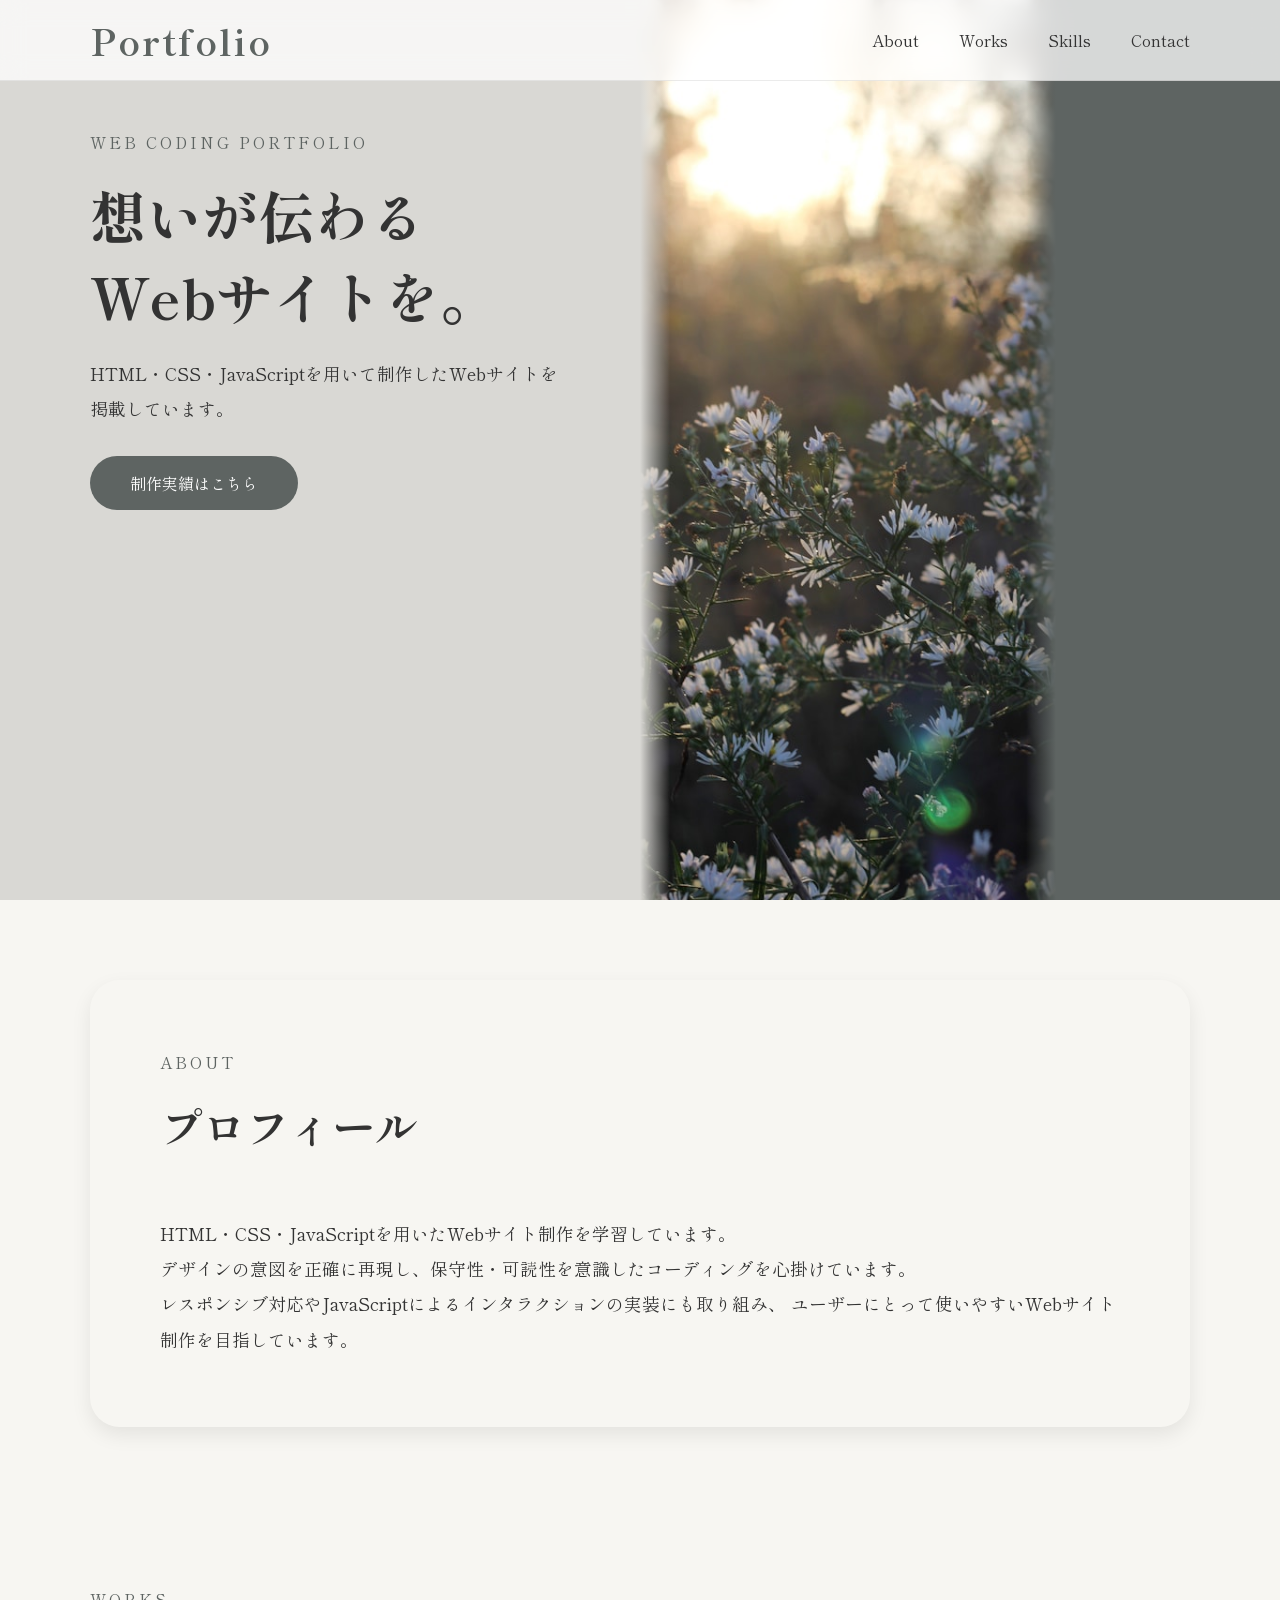
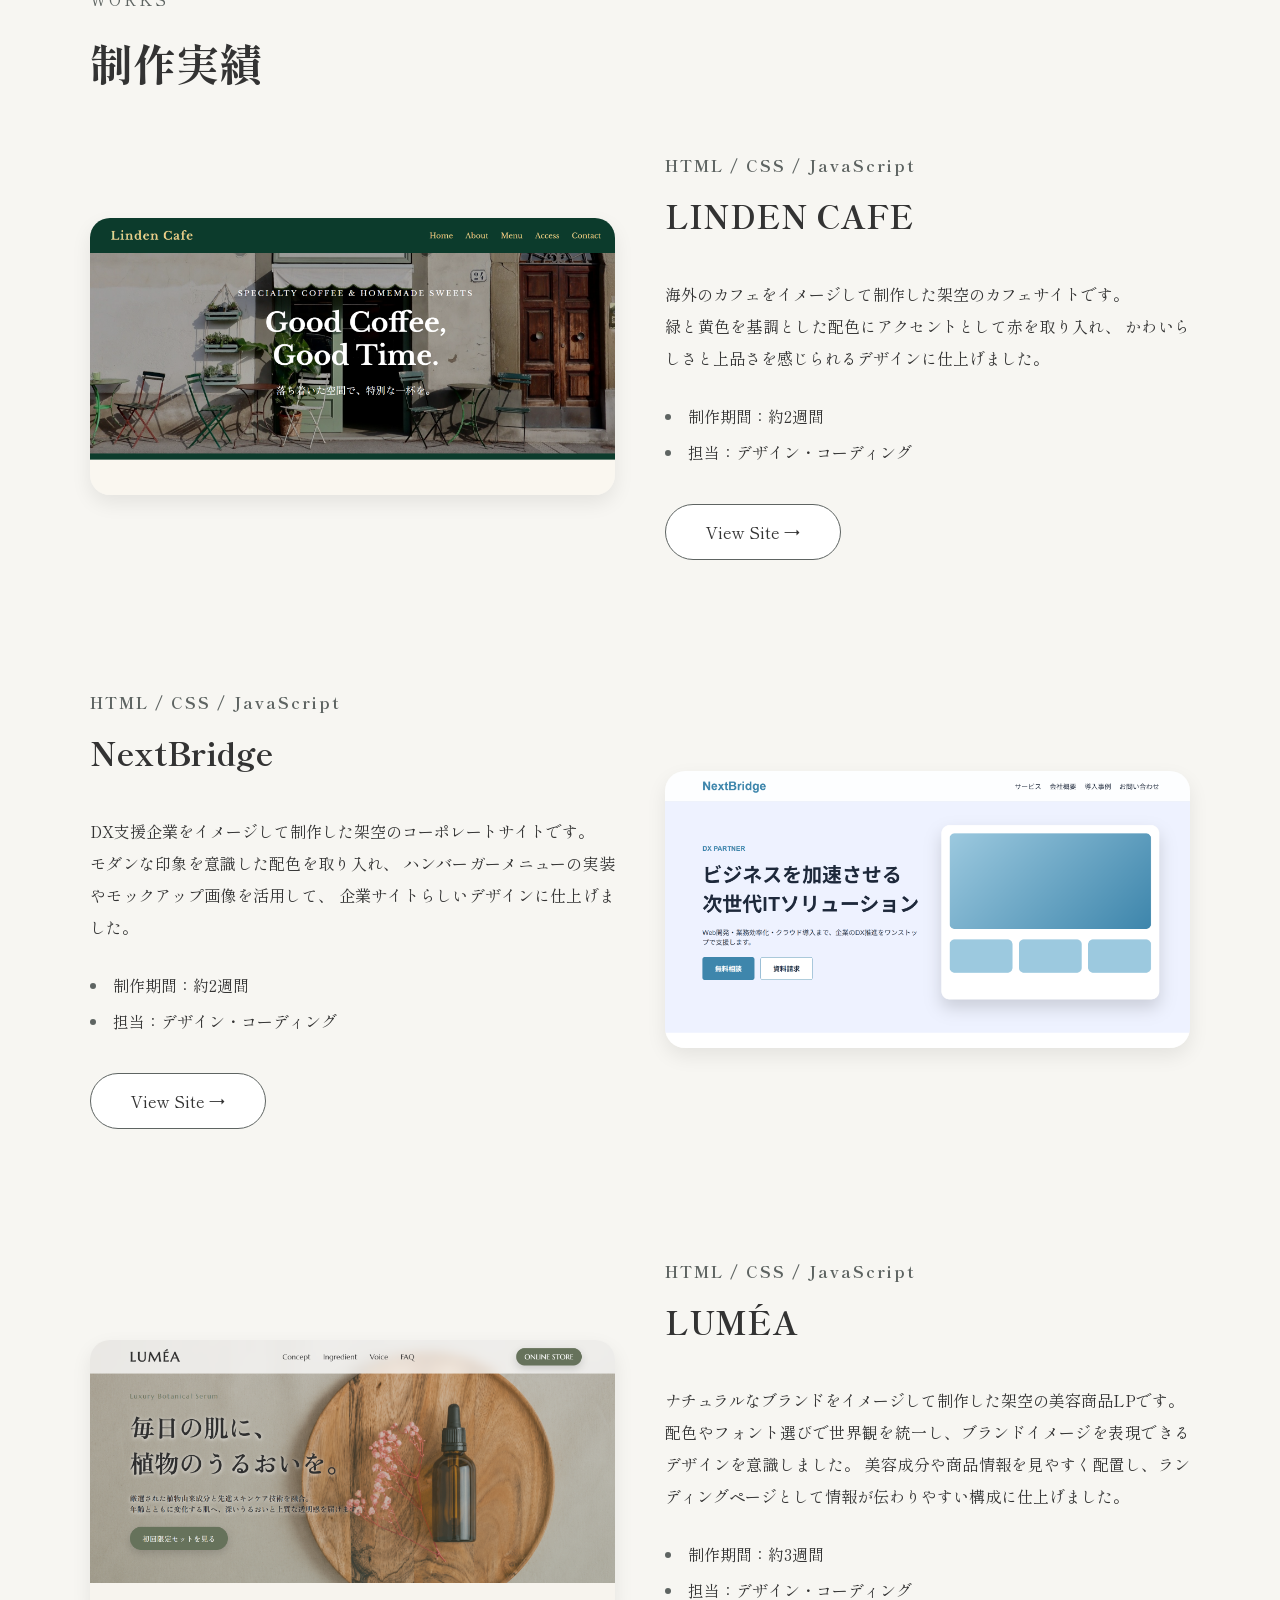
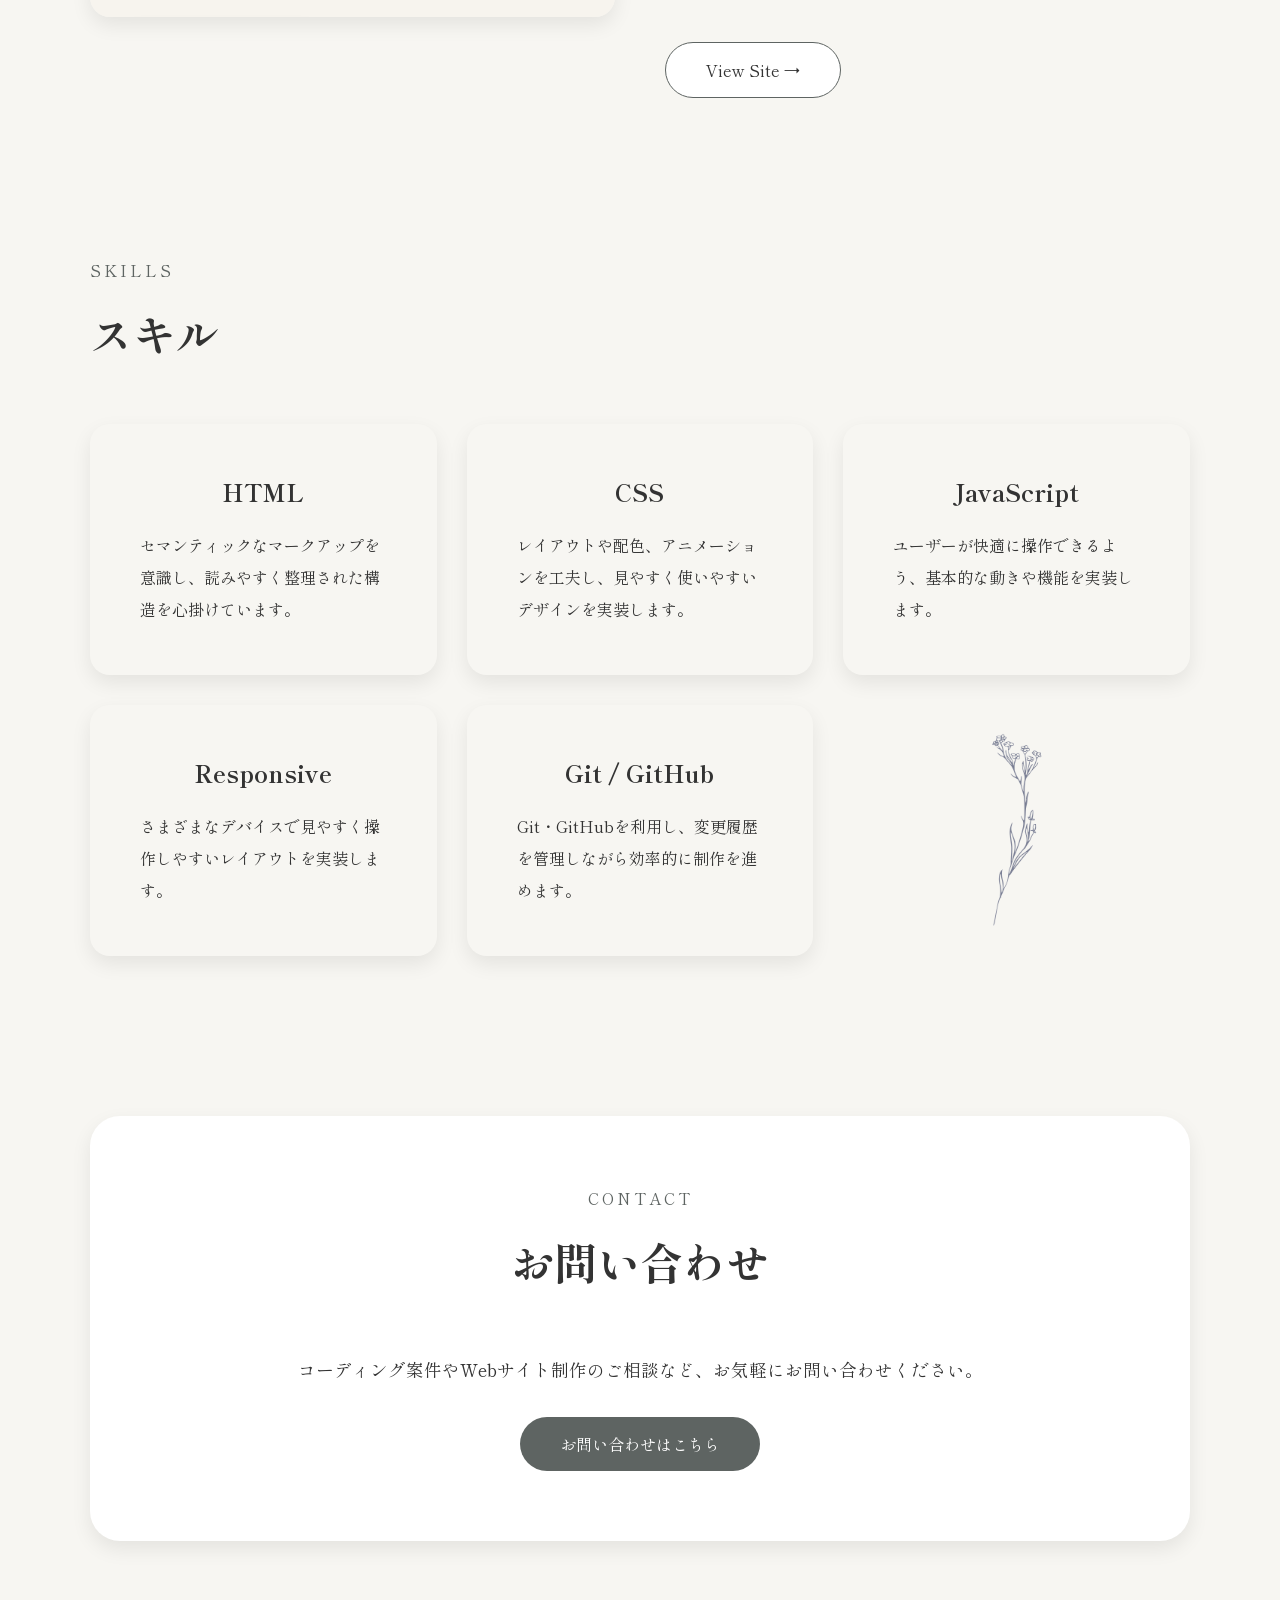
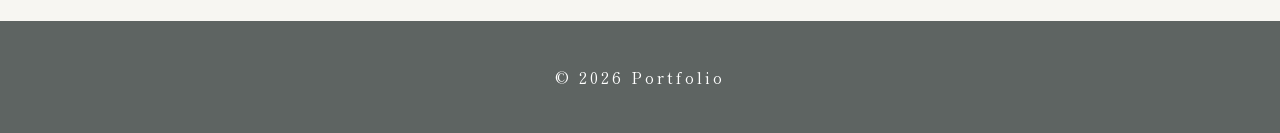
<file: index.html>
<!DOCTYPE html>
<html lang="ja">
<head>
    <meta charset="UTF-8">
    <meta name="viewport" content="width=device-width, initial-scale=1.0">
    <title>Portfolio | Webサイト制作実績</title>
    <link rel="icon" href="favicon.png">
    <link rel="stylesheet" href="style.css">
    <link rel="preconnect" href="https://fonts.googleapis.com">
    <link rel="preconnect" href="https://fonts.gstatic.com" crossorigin>
    <link href="https://fonts.googleapis.com/css2?family=Shippori+Mincho:wght@400;500;700&display=swap" rel="stylesheet">
</head>
<body>
    <header class="header">
        <div class="container header-inner">
            <h1 class="logo"><a href="#">Portfolio</a></h1>
            <button class="menu-btn">
                <span></span>
                <span></span>
                <span></span>
            </button>
            <nav class="nav">
                <ul>
                    <li><a href="#about">About</a></li>
                    <li><a href="#works">Works</a></li>
                    <li><a href="#skills">Skills</a></li>
                    <li><a href="#contact">Contact</a></li>
                </ul>
            </nav>
        </div>
    </header>

    <main>
        <section class="hero">
            <div class="hero-text container">
                <span class="sub-title">WEB CODING PORTFOLIO</span>
                <h2>
                    想いが伝わる<br>
                    Webサイトを。
                </h2>
                <p>
                    HTML・CSS・JavaScriptを用いて<br class="sp-br">制作したWebサイトを<br class="pc-br">掲載しています。
                </p>
                <a href="#works" class="btn btn-primary">制作実績はこちら</a>
            </div>

            <div class="hero-bg">
                <div class="bg-primary"></div>
                <div class="bg-image">
                    <img src="hero-image.jpg" alt="花の写真">
                </div>
                <div class="bg-secondary"></div>
            </div>
        </section>


        <section id="about" class="section about">
            <div class="container about-content">
                <div class="about-text">
                    <span class="sub-title">ABOUT</span>
                    <h2 class="section-title">プロフィール</h2>
                    <p>
                        HTML・CSS・JavaScriptを用いたWebサイト制作を学習しています。<br>
                        デザインの意図を正確に再現し、保守性・可読性を意識したコーディングを心掛けています。<br>
                        レスポンシブ対応やJavaScriptによるインタラクションの実装にも取り組み、
                        ユーザーにとって使いやすいWebサイト制作を目指しています。
                    </p>
                </div>
            </div>
        </section>

        <section id="works" class="section works">
            <div class="container">
                <span class="sub-title">WORKS</span>
                <h2 class="section-title">制作実績</h2>

                <article class="work-card">
                    <div class="work-image">
                        <img src="LINDENCAFE.png" alt="LINDEN CAFEサイト">
                    </div>
                    <div class="work-text">
                        <span>HTML / CSS / JavaScript</span>
                        <h3>LINDEN CAFE</h3>
                        <p>
                            海外のカフェをイメージして制作した架空のカフェサイトです。<br>
                            緑と黄色を基調とした配色にアクセントとして赤を取り入れ、
                            かわいらしさと上品さを感じられるデザインに仕上げました。
                        </p>
                        <ul>
                            <li>制作期間：約2週間</li>
                            <li>担当：デザイン・コーディング</li>
                        </ul>
                        <a class="btn btn-secondary" href="https://chiyo-web.github.io/portfolio/works/cafe-site/" target="_blank" rel="noopener noreferrer">
                            View Site →
                        </a>
                    </div>
                </article>

                <article class="work-card reverse">
                    <div class="work-text">
                        <span>HTML / CSS / JavaScript</span>
                        <h3>NextBridge</h3>
                        <p>
                            DX支援企業をイメージして制作した架空のコーポレートサイトです。<br>
                            モダンな印象を意識した配色を取り入れ、
                            ハンバーガーメニューの実装やモックアップ画像を活用して、
                            企業サイトらしいデザインに仕上げました。
                        </p>
                        <ul>
                            <li>制作期間：約2週間</li>
                            <li>担当：デザイン・コーディング</li>
                        </ul>
                        <a class="btn btn-secondary" href="https://chiyo-web.github.io/portfolio/works/corporate-site/" target="_blank" rel="noopener noreferrer">
                            View Site →
                        </a>
                    </div>
                    <div class="work-image">
                        <img src="NextBridge.png" alt="NextBridgeサイト">
                    </div>
                </article>

                <article class="work-card">
                    <div class="work-image">
                        <img src="LUMÉA.png" alt="LUMÉAサイト">
                    </div>
                    <div class="work-text">
                        <span>HTML / CSS / JavaScript</span>
                        <h3>LUMÉA</h3>
                        <p>
                            ナチュラルなブランドをイメージして制作した架空の美容商品LPです。<br>
                            配色やフォント選びで世界観を統一し、ブランドイメージを表現できるデザインを意識しました。
                            美容成分や商品情報を見やすく配置し、ランディングページとして情報が伝わりやすい構成に仕上げました。
                        </p>
                        <ul>
                            <li>制作期間：約3週間</li>
                            <li>担当：デザイン・コーディング</li>
                        </ul>
                        <a class="btn btn-secondary" href="https://chiyo-web.github.io/portfolio/works/beauty-lp/" target="_blank" rel="noopener noreferrer">
                            View Site →
                        </a>
                    </div>
                </article>
            </div>
        </section>

        <section id="skills" class="section skills">
            <div class="container">
                <span class="sub-title">SKILLS</span>
                <h2 class="section-title">スキル</h2>
                <ul class="skills-list">
                    <li class="skills-card">
                        <h3>HTML</h3>
                        <p>セマンティックなマークアップを意識し、読みやすく整理された構造を心掛けています。</p>
                    </li>
                    <li class="skills-card">
                        <h3>CSS</h3>
                        <p>レイアウトや配色、アニメーションを工夫し、見やすく使いやすいデザインを実装します。</p>
                    </li>
                    <li class="skills-card">
                        <h3>JavaScript</h3>
                        <p>ユーザーが快適に操作できるよう、基本的な動きや機能を実装します。</p>
                    </li>
                    <li class="skills-card">
                        <h3>Responsive</h3>
                        <p>さまざまなデバイスで見やすく操作しやすいレイアウトを実装します。</p>
                    </li>
                    <li class="skills-card">
                        <h3>Git / GitHub</h3>
                        <p>Git・GitHubを利用し、変更履歴を管理しながら効率的に制作を進めます。</p>
                    </li>
                    <li class="skills-decoration">
                        <img src="flower.png" alt="花のイラスト">
                    </li>
                </ul>
            </div>
        </section>

        <section id="contact" class="section contact">
            <div class="container contact-content">
                <span class="sub-title">CONTACT</span>
                <h2 class="section-title">お問い合わせ</h2>
                <p class="contact-text">
                    コーディング案件やWebサイト制作のご相談など、お気軽にお問い合わせください。
                </p>
                <a class="btn btn-primary" href="#">
                    お問い合わせはこちら
                </a>
            </div>
        </section>
    </main>

    <footer class="footer">
        <p>&copy; 2026 Portfolio</p>
    </footer>
    <script src="script.js"></script>
</body>
</html>
</file>
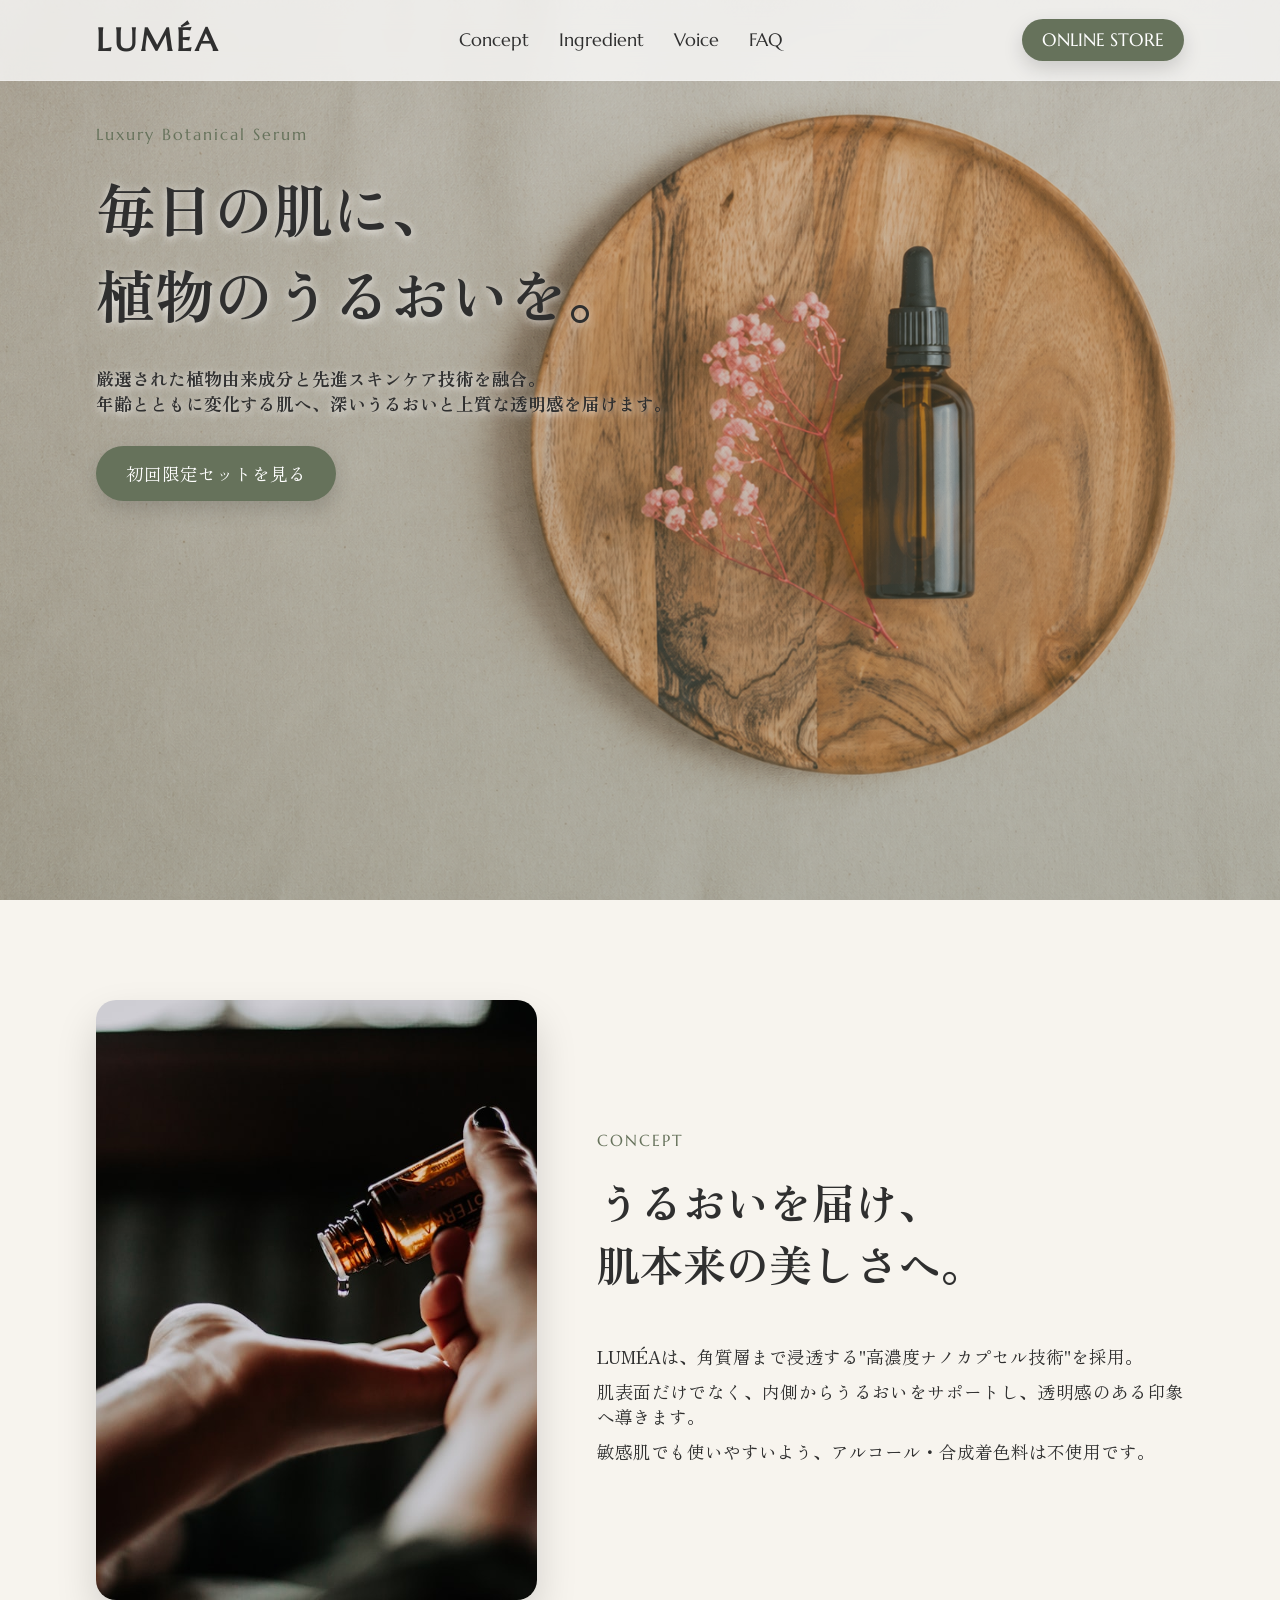
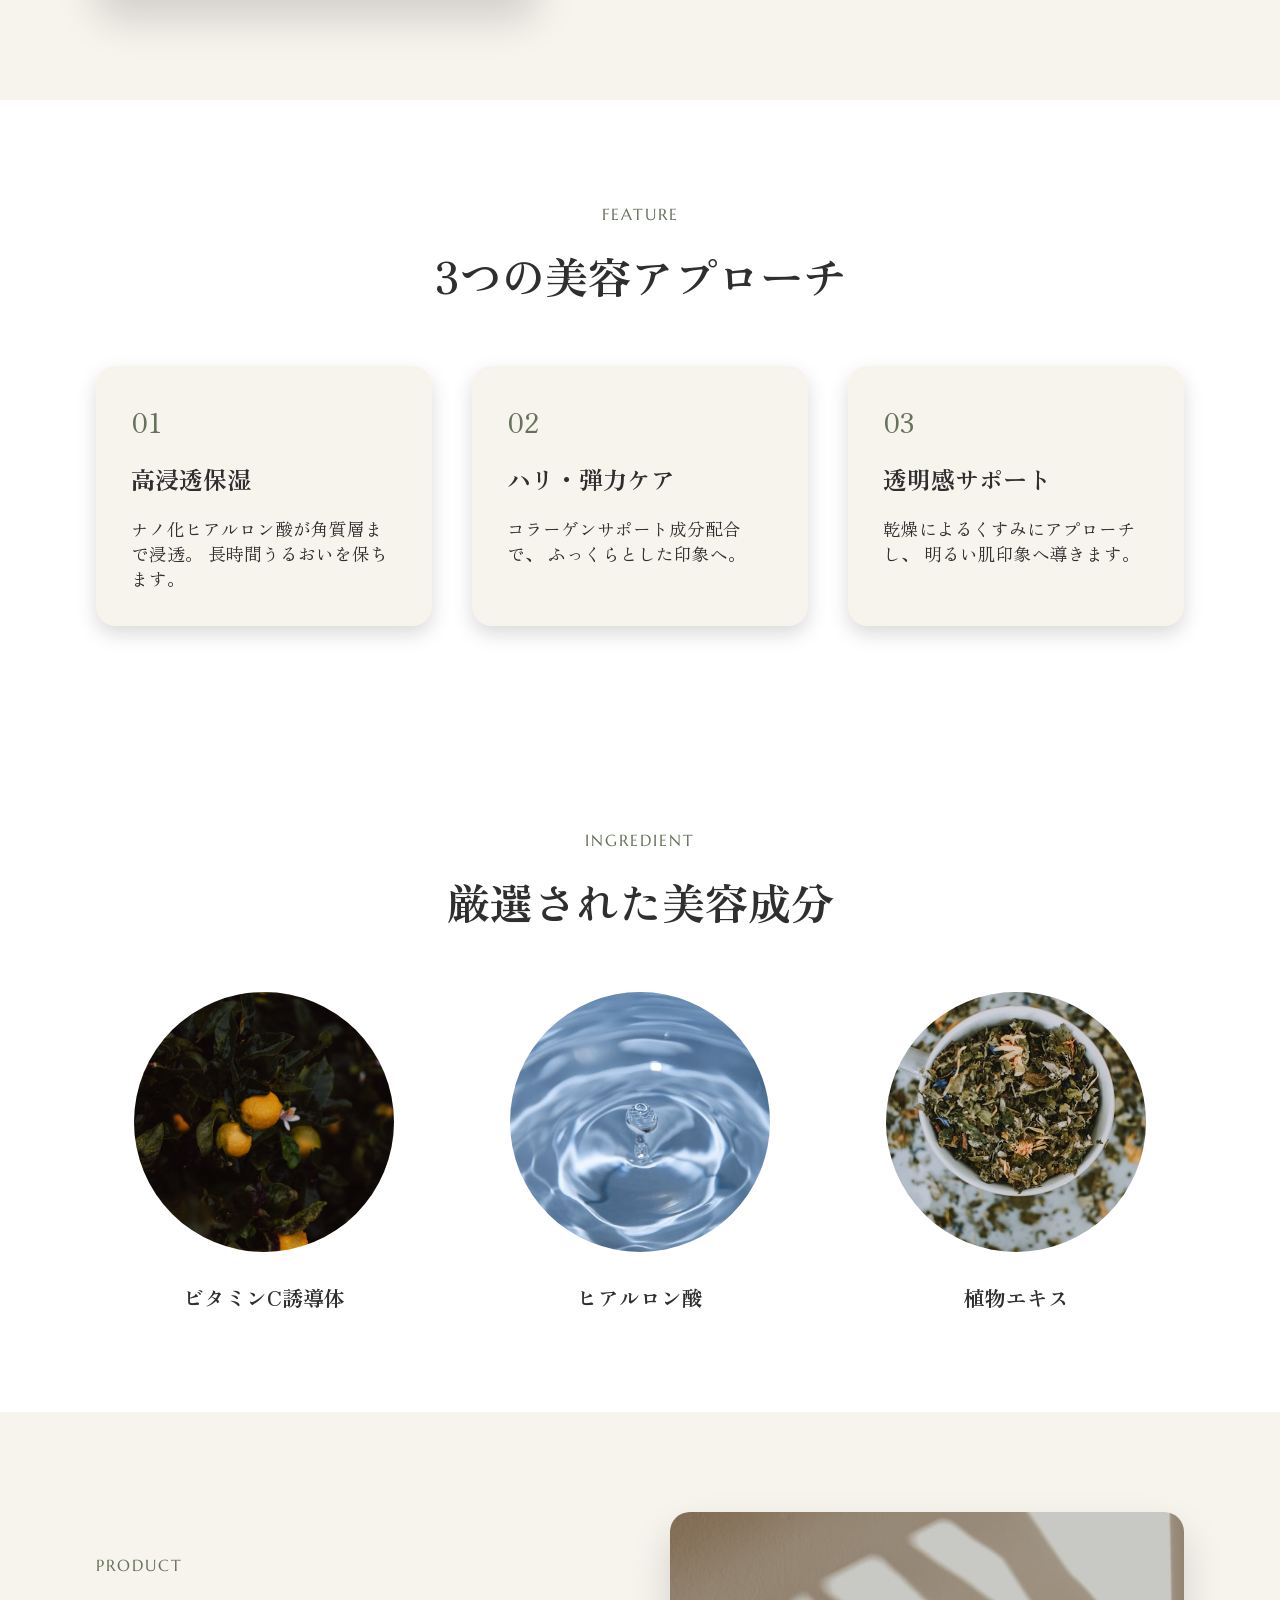
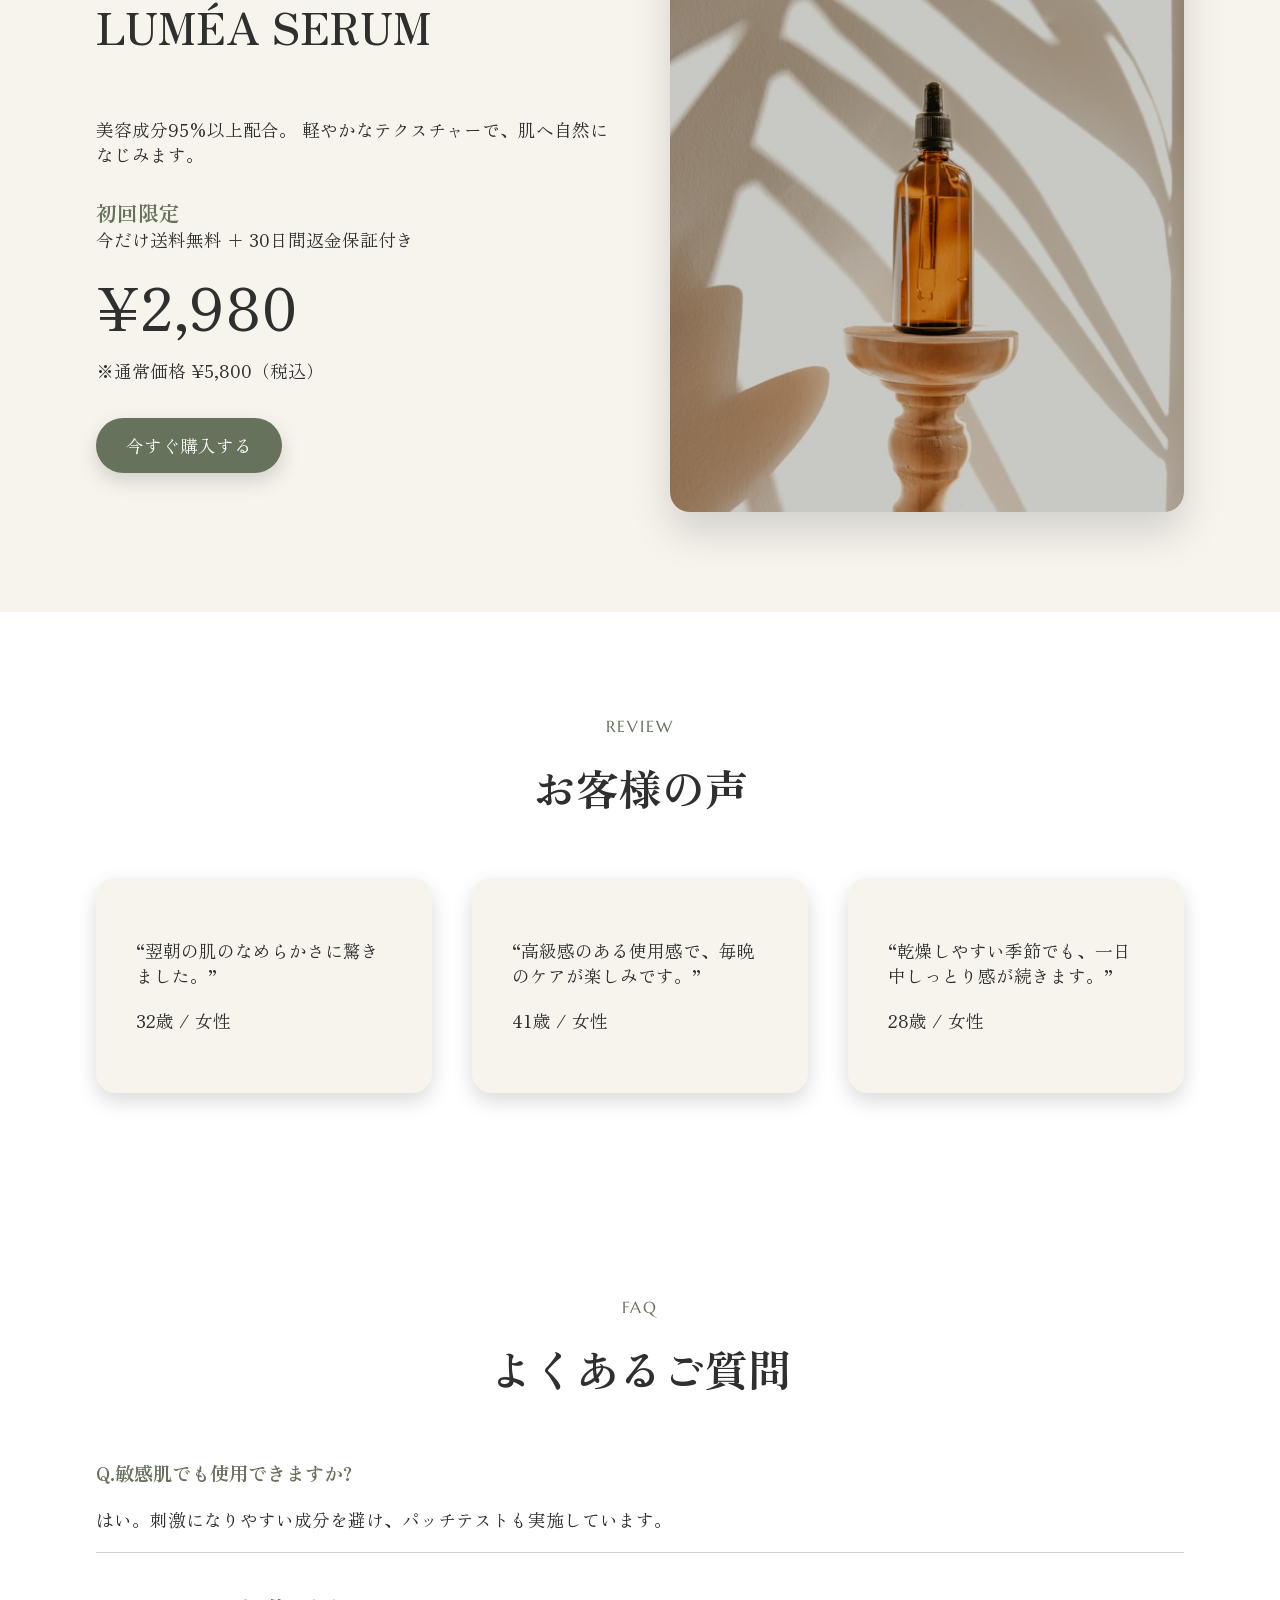
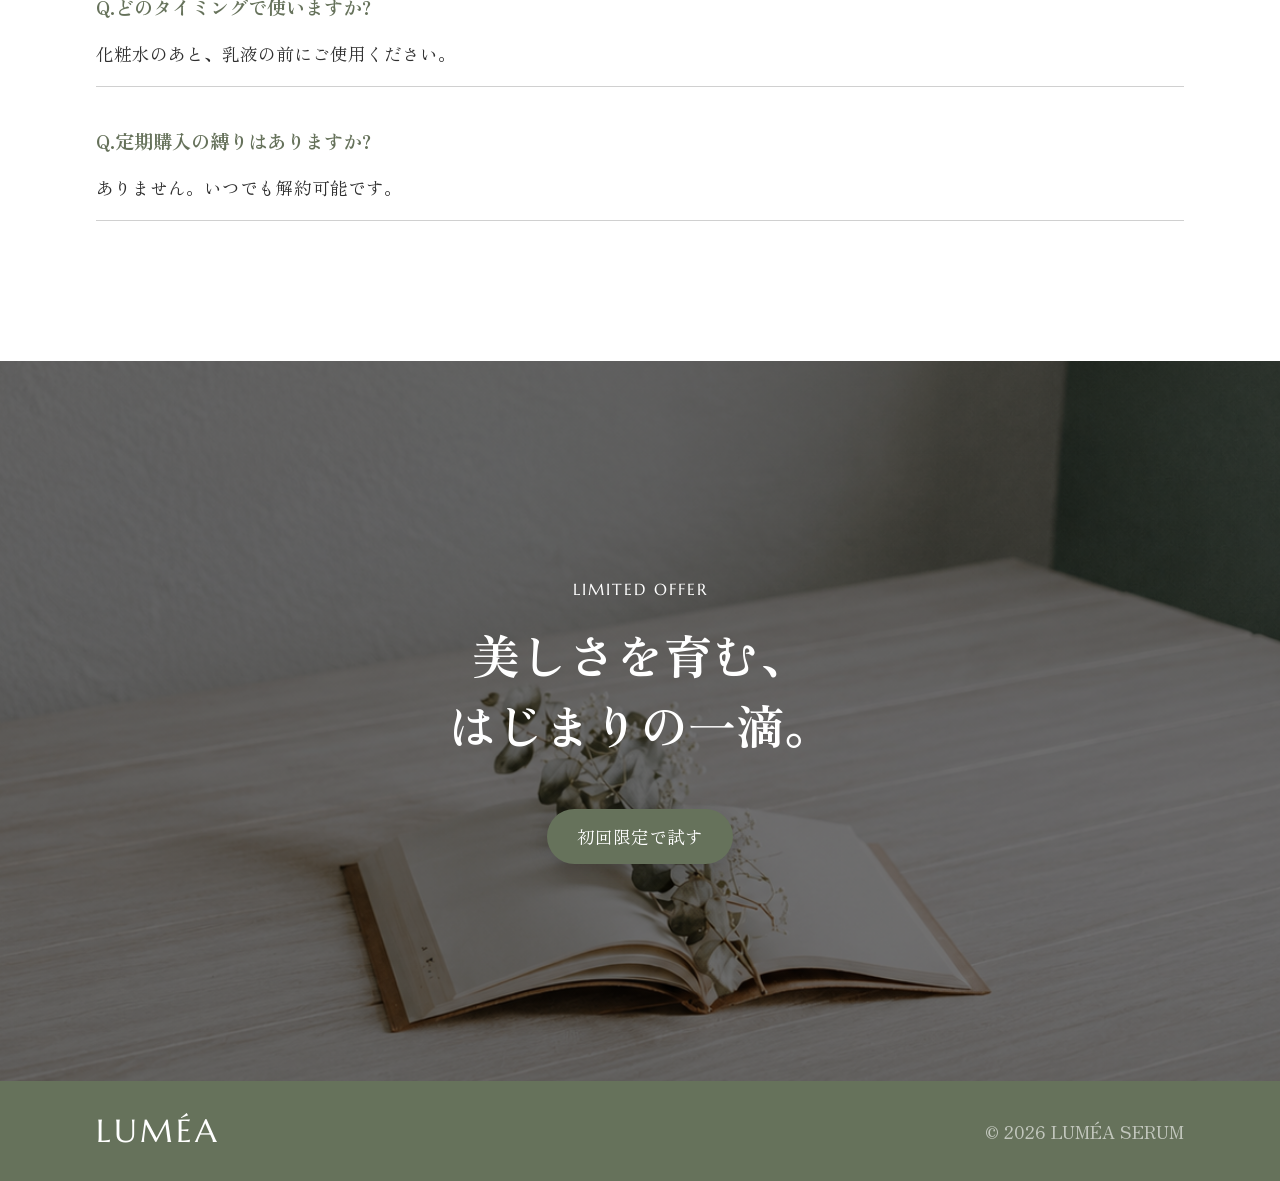
<file: works/beauty-lp/index.html>
<!DOCTYPE html>
<html lang="ja">
<head>
    <meta charset="UTF-8">
    <meta name="viewport" content="width=device-width, initial-scale=1.0">
    <title>LUMÉA | 美容液LP</title>
    <link rel="icon" href="favicon.png">
    <link rel="preconnect" href="https://fonts.googleapis.com">
    <link rel="preconnect" href="https://fonts.gstatic.com" crossorigin>
    <link href="https://fonts.googleapis.com/css2?family=Marcellus&family=Zen+Old+Mincho:wght@400;500;600;700&display=swap" rel="stylesheet">
    <link rel="stylesheet" href="style.css">
</head>
<body>
    <header class="header">
        <div class="container header-inner">
            <button class="menu-btn">
                <span></span>
                <span></span>
                <span></span>
            </button>
            <h1 class="logo"><a href="#">LUMÉA</a></h1>
            <nav class="nav">
                <ul>
                    <li><a href="#concept">Concept</a></li>
                    <li><a href="#ingredient">Ingredient</a></li>
                    <li><a href="#review">Voice</a></li>
                    <li><a href="#faq">FAQ</a></li>
                </ul>
            </nav>
            <div><a href="#" class="btn secondary">ONLINE STORE</a></div>
        </div>
    </header>

    <main>
        <section class="hero section">
            <div class="container">
                <span class="section-label">Luxury Botanical Serum</span>
                <h2>
                    毎日の肌に、<br>
                    植物のうるおいを。
                </h2>
                <p>
                    厳選された植物由来成分と先進スキンケア技術を融合。<br>
                    年齢とともに変化する肌へ、深いうるおいと上質な透明感を届けます。
                </p>
                <div><a href="#" class="btn primary">初回限定セットを見る</a></div>
            </div>
        </section>

        <section id="concept" class="concept section">
            <div class="container concept-content">
                <img src="concept-image.jpg" alt="美容液">
                <div class="concept-text">
                    <span class="section-label">CONCEPT</span>
                    <h3>
                        うるおいを届け、<br>
                        肌本来の美しさへ。
                    </h3>
                    <p>LUMÉAは、角質層まで浸透する"高濃度ナノカプセル技術"を採用。</p>
                    <p>肌表面だけでなく、内側からうるおいをサポートし、透明感のある印象へ導きます。</p>
                    <p>敏感肌でも使いやすいよう、アルコール・合成着色料は不使用です。</p>
                </div>
            </div>
        </section>

        <section class="feature section">
            <div class="container">
                <div class="section-heading">
                    <span class="section-label">FEATURE</span>
                    <h3 class="section-title">3つの美容アプローチ</h3>
                </div>
                <ul class="feature-list">
                    <li class="feature-card">
                        <span class="feature-number">01</span>
                        <h4>高浸透保湿</h4>
                        <p>
                            ナノ化ヒアルロン酸が角質層まで浸透。
                            長時間うるおいを保ちます。
                        </p>
                    </li>
                    <li class="feature-card">
                        <span class="feature-number">02</span>
                        <h4>ハリ・弾力ケア</h4>
                        <p>
                            コラーゲンサポート成分配合で、
                            ふっくらとした印象へ。
                        </p>
                    </li>
                    <li class="feature-card">
                        <span class="feature-number">03</span>
                        <h4>透明感サポート</h4>
                        <p>
                            乾燥によるくすみにアプローチし、
                            明るい肌印象へ導きます。
                        </p>
                    </li>
                </ul>
            </div>
        </section>

        <section id="ingredient" class="ingredients section">
            <div class="container">
                <div class="section-heading">
                    <span class="section-label">INGREDIENT</span>
                    <h3 class="section-title">厳選された美容成分</h3>
                </div>
                <div class="ingredients-list">
                    <div class="ingredients-item">
                        <img src="ingredients-01.jpg" alt="ビタミンC誘導体のイメージ">
                        <p>ビタミンC誘導体</p>
                    </div>
                    <div class="ingredients-item">
                        <img src="ingredients-02.jpg" alt="ヒアルロン酸のイメージ">
                        <p>ヒアルロン酸</p>
                    </div>
                    <div class="ingredients-item">
                        <img src="ingredients-03.jpg" alt="植物エキスのイメージ">
                        <p>植物エキス</p>
                    </div>
                </div>
            </div>
        </section>

        <section class="product section">
            <div class="container product-content">
                <div>
                    <span class="section-label">PRODUCT</span>
                    <h3 class="section-title">LUMÉA SERUM</h3>
                    <p class="product-text">
                        美容成分95%以上配合。
                        軽やかなテクスチャーで、肌へ自然になじみます。
                    </p>
                    <div class="price-box">
                        <span class="price-label">初回限定</span>
                        <p>今だけ送料無料 + 30日間返金保証付き</p>
                        <p class="price">¥2,980</p>
                        <p>※通常価格 ¥5,800（税込）</p>
                    </div>
                    <div><a href="#" class="btn primary">今すぐ購入する</a></div>
                </div>
                <img src="serum.jpg" alt="美容液">
            </div>
        </section>

        <section id="review" class="review section">
            <div class="container">
                <div class="section-heading">
                    <span class="section-label">REVIEW</span>
                    <h3 class="section-title">お客様の声</h3>
                </div>
                <div class="review-list">
                    <div class="review-card">
                        <p>“翌朝の肌のなめらかさに驚きました。”</p>
                        <span>32歳 / 女性</span>
                    </div>
                    <div class="review-card">
                        <p>“高級感のある使用感で、毎晩のケアが楽しみです。”</p>
                        <span>41歳 / 女性</span>
                    </div>
                    <div class="review-card">
                        <p>“乾燥しやすい季節でも、一日中しっとり感が続きます。”</p>
                        <span>28歳 / 女性</span>
                    </div>
                </div>
            </div>
        </section>

        <section id="faq" class="faq section">
            <div class="container">
                <div class="section-heading">
                    <span class="section-label">FAQ</span>
                    <h3 class="section-title">よくあるご質問</h3>
                </div>
                <dl class="faq-list">
                    <dt>Q.敏感肌でも使用できますか?</dt>
                    <dd>はい。刺激になりやすい成分を避け、パッチテストも実施しています。</dd>

                    <dt>Q.どのタイミングで使いますか?</dt>
                    <dd>化粧水のあと、乳液の前にご使用ください。</dd>

                    <dt>Q.定期購入の縛りはありますか?</dt>
                    <dd>ありません。いつでも解約可能です。</dd>
                </dl>
            </div>
        </section>

        <section class="offer">
            <div class="cta">
                <p>LIMITED OFFER</p>
                <h2>
                    美しさを育む、<br>
                    はじまりの一滴。
                </h2>
                <div><a href="#" class="btn primary">初回限定で試す</a></div>
            </div>
        </section>
    </main>

    <footer class="footer">
        <div class="container footer-content">
            <div class="footer-logo">LUMÉA</div>
            <p>&copy; 2026 LUMÉA SERUM</p>
        </div>
    </footer>
<script src="script.js"></script>
</body>
</html>
</file>
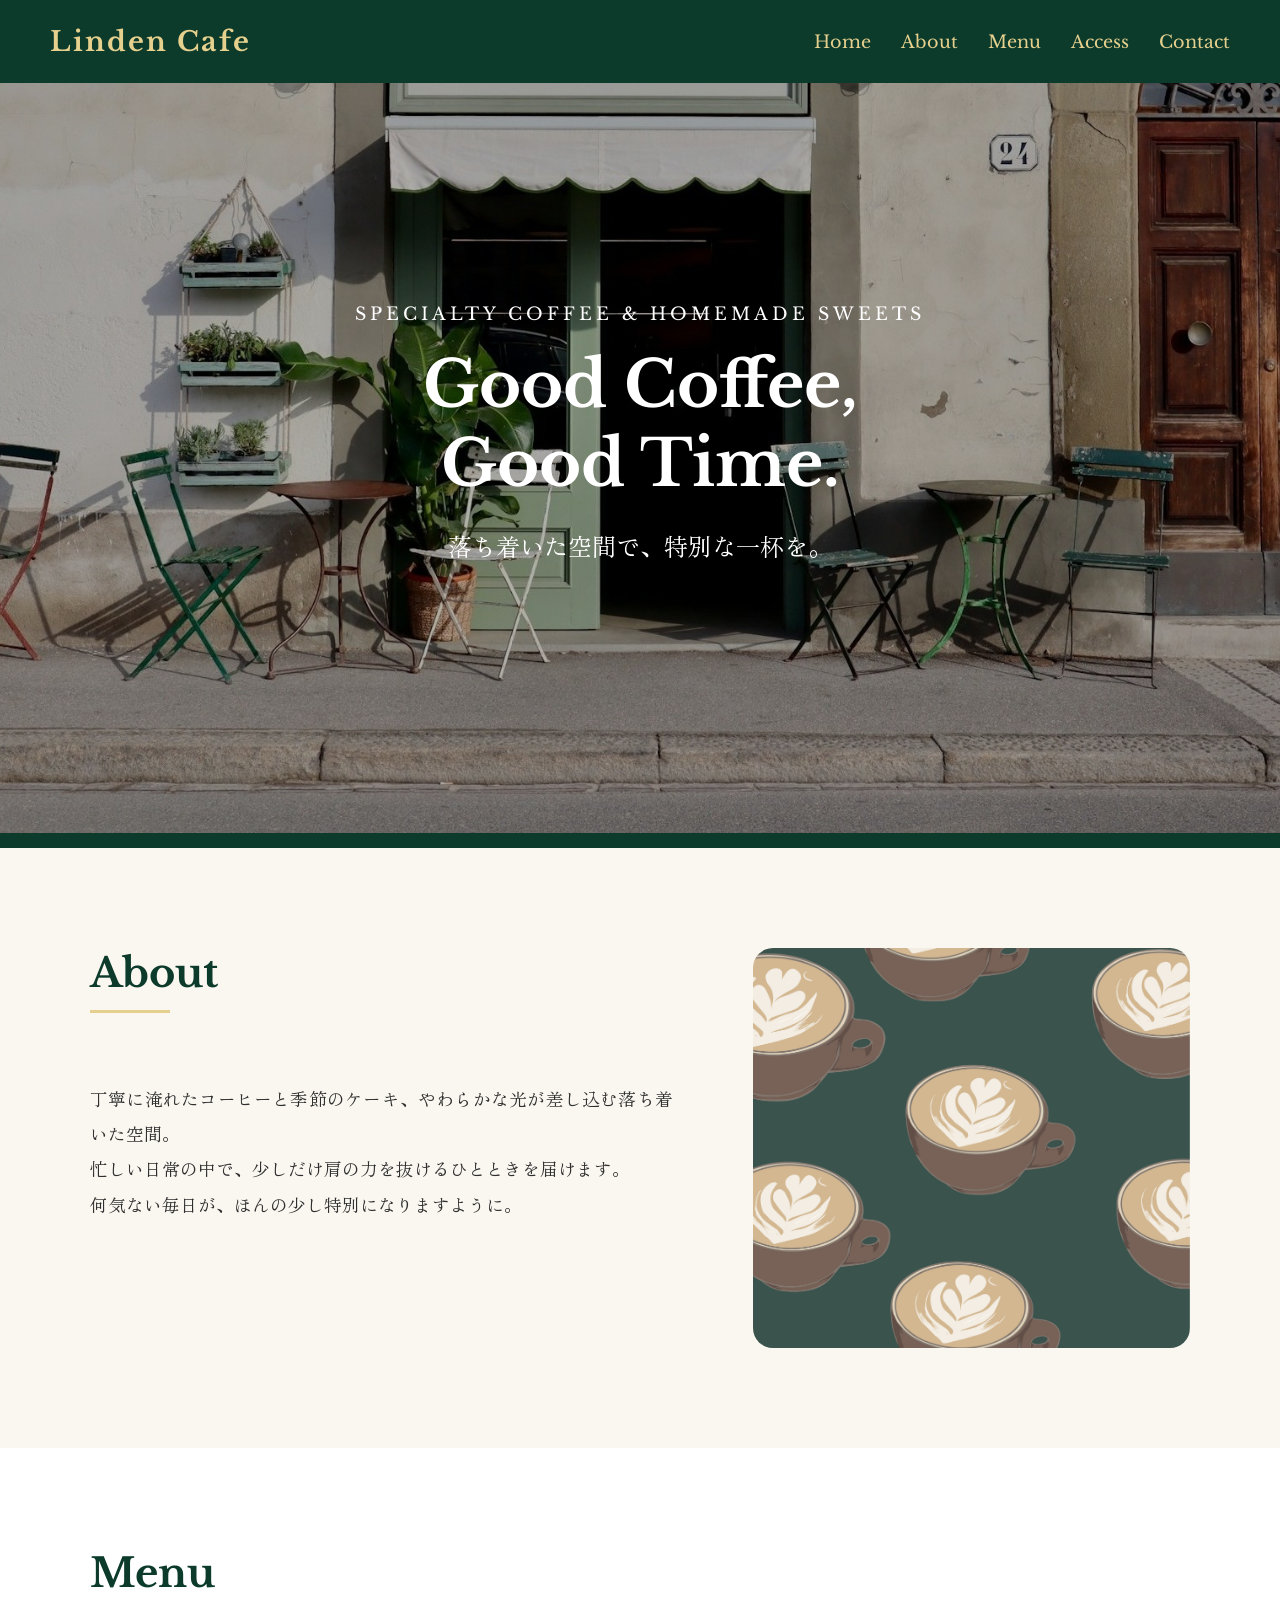
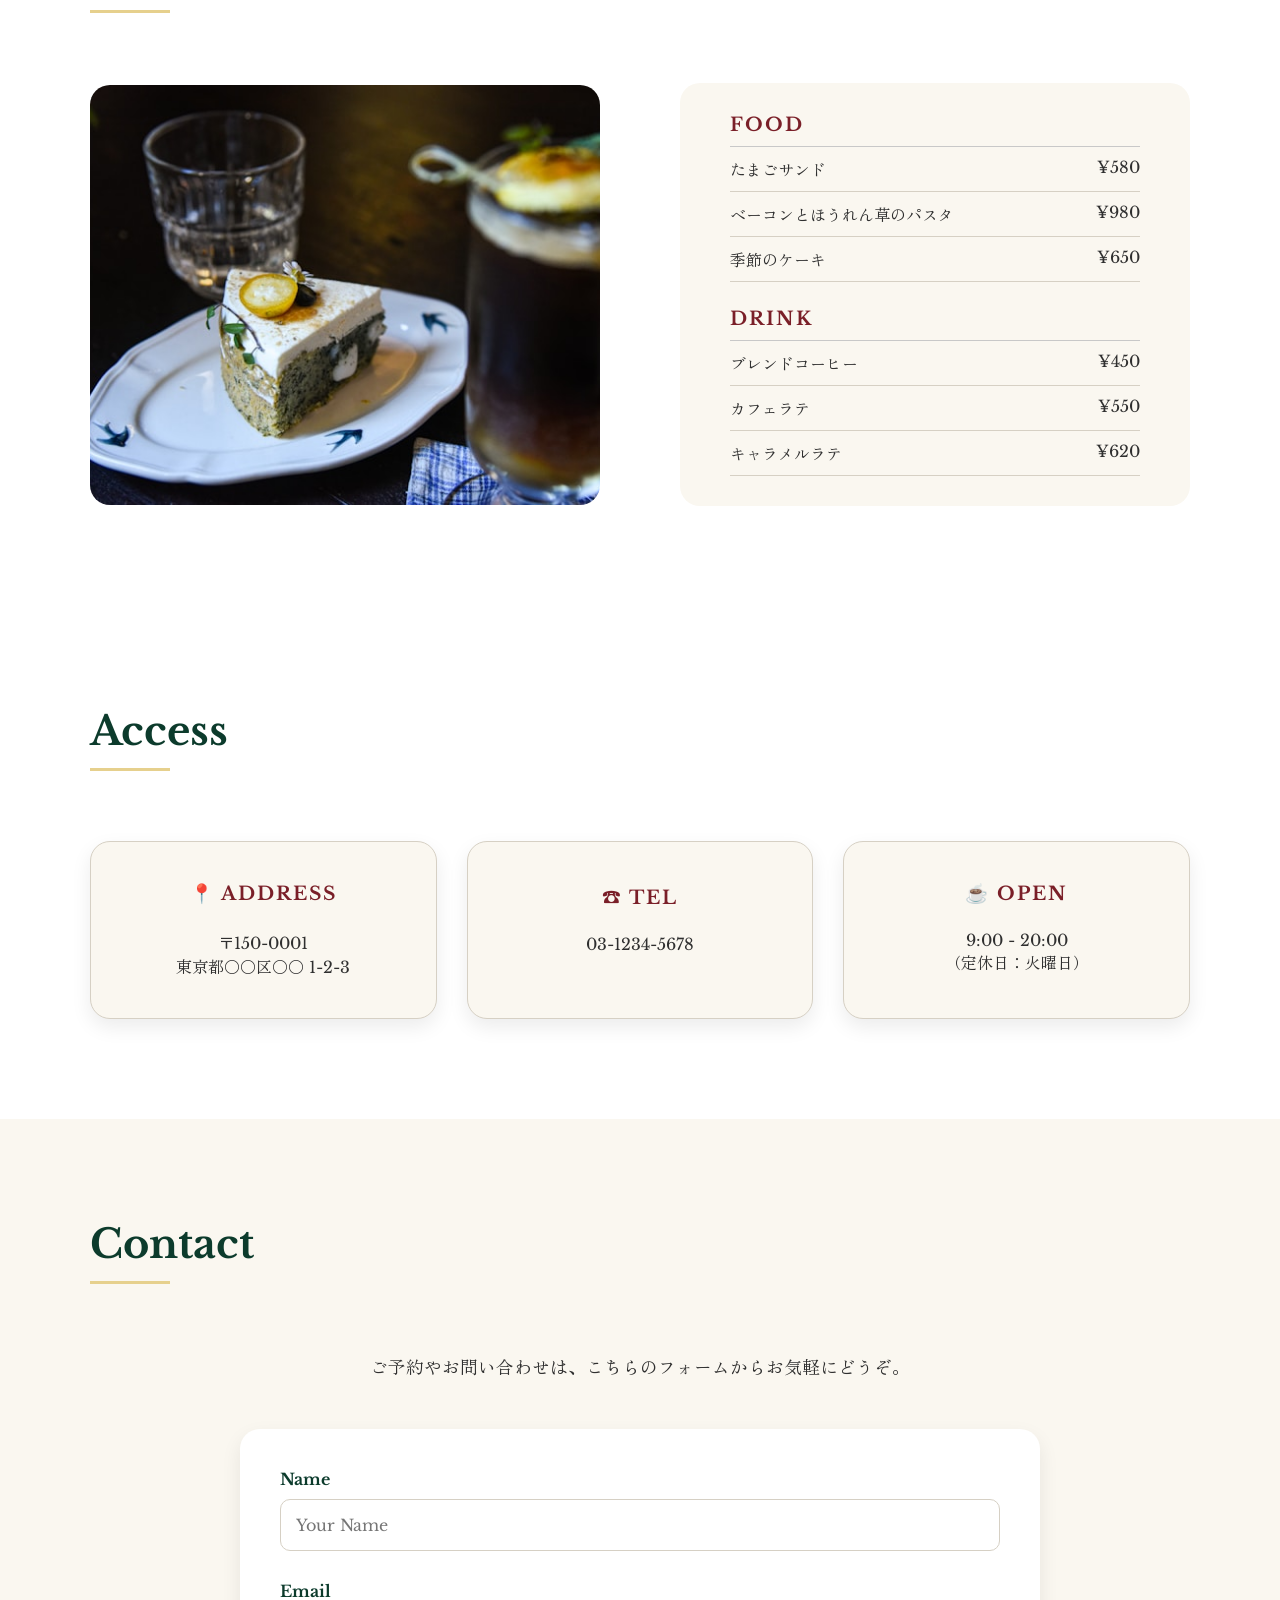
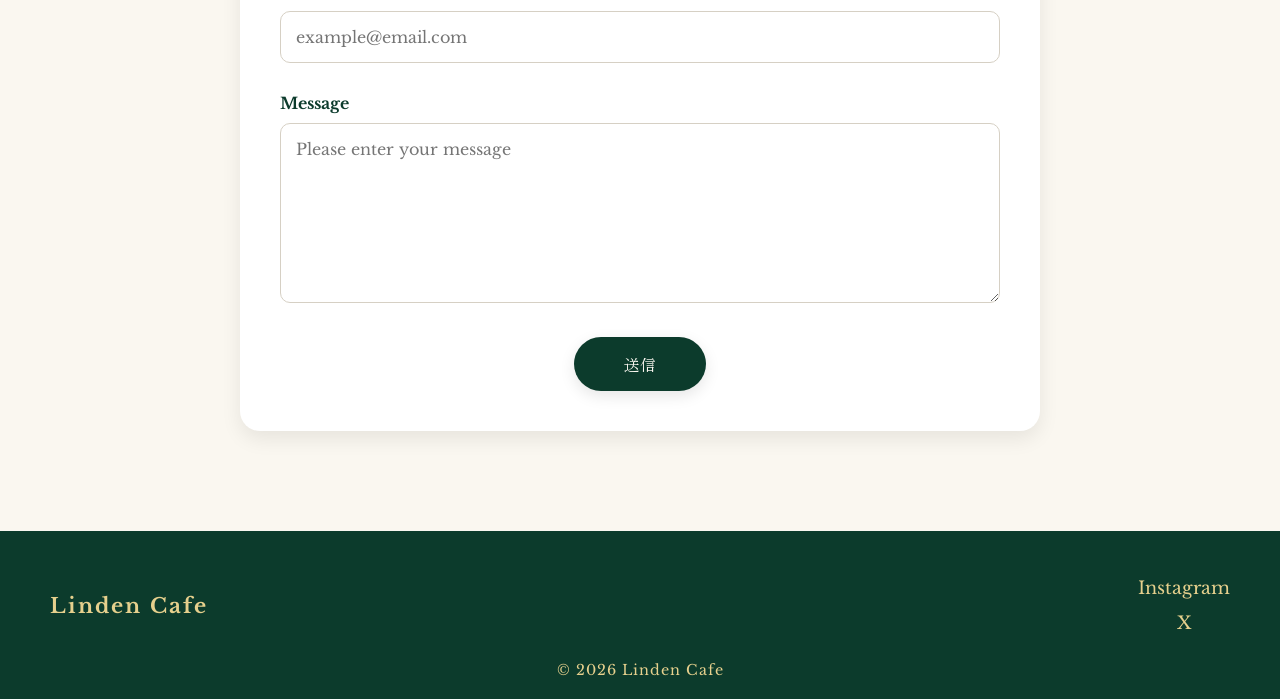
<file: works/cafe-site/index.html>
<!DOCTYPE html>
<html lang="ja">
<head>
    <meta charset="UTF-8">
    <meta name="viewport" content="width=device-width, initial-scale=1.0">
    <title>Linden Cafe</title>
    <link rel="icon" href="favicon.png">
    <link rel="preconnect" href="https://fonts.googleapis.com">
    <link rel="preconnect" href="https://fonts.gstatic.com" crossorigin>
    <link href="https://fonts.googleapis.com/css2?family=Libre+Baskerville:wght@400;700&family=Zen+Old+Mincho:wght@400;500;700&display=swap" rel="stylesheet">
    <link rel="stylesheet" href="style.css">
</head>
<body>
    <header id="top" class="header">
        <h1 class="logo">Linden Cafe</h1>
        <nav class="nav">
            <ul>
                <li><a href="#top">Home</a></li>
                <li><a href="#about">About</a></li>
                <li><a href="#menu">Menu</a></li>
                <li><a href="#access">Access</a></li>
                <li><a href="#contact">Contact</a></li>
            </ul>
        </nav>
    </header>

    <main>
        <section class="hero section">
            <div class="hero-text">
                <span class="hero-subtitle">
                    SPECIALTY COFFEE & <br class="sp-br"> HOMEMADE SWEETS
                </span>
                <h2>
                    Good Coffee, <br>
                    Good Time.
                </h2>
                <p>落ち着いた空間で、特別な一杯を。</p>
            </div>
        </section>

        <section id="about" class="about section">
            <div class="container about-content">
                <div class="about-text">
                    <h2 class="section-title">About</h2>
                    <p>
                        丁寧に淹れたコーヒーと季節のケーキ、やわらかな光が差し込む落ち着いた空間。<br>
                        忙しい日常の中で、少しだけ肩の力を抜けるひとときを届けます。<br>
                        何気ない毎日が、ほんの少し特別になりますように。
                    </p>
                </div>
                <div class="about-image">
                    <img src="about-image.jpg" alt="カフェラテのイラスト">
                </div>
            </div>
        </section>

        <section id="menu" class="section">
            <div class="container">
                <h2 class="section-title">Menu</h2>
                <div class="menu-list">
                    <div class="menu-image">
                        <img src="menu-image.jpg" alt="季節のケーキ">
                    </div>
                    <div class="menu-text">
                        <h3>FOOD</h3>
                        <dl class="menu-food">
                            <dt>たまごサンド</dt>
                            <dd>¥580</dd>

                            <dt>ベーコンとほうれん草のパスタ</dt>
                            <dd>¥980</dd>

                            <dt>季節のケーキ</dt>
                            <dd>¥650</dd>
                        </dl>
                    
                        <h3>DRINK</h3>
                        <dl class="menu-drink">
                            <dt>ブレンドコーヒー</dt>
                            <dd>¥450</dd>

                            <dt>カフェラテ</dt>
                            <dd>¥550</dd>

                            <dt>キャラメルラテ</dt>
                            <dd>¥620</dd>
                        </dl>
                    </div>
                </div>
            </div>
        </section>

        <section id="access" class="section">
            <div class="container">
                <h2 class="section-title">Access</h2>
                <div class="access-list">
                    <div class="access-card">
                        <h3>📍 ADDRESS</h3>
                        <p>〒150-0001</p>
                        <p>東京都〇〇区〇〇 1-2-3</p>
                    </div>

                    <div class="access-card">
                        <h3>☎ TEL</h3>
                        <p>03-1234-5678</p>
                    </div>
                    
                    <div class="access-card">
                        <h3>☕ OPEN</h3>
                        <p>9:00 - 20:00</p>
                        <p>（定休日：火曜日）</p>
                    </div>
                </div>
            </div>
        </section>

        <section id="contact" class="contact section">
            <div class="container">
                <h2 class="section-title">Contact</h2>
                <p class="contact-lead">
                    ご予約やお問い合わせは、こちらのフォームからお気軽にどうぞ。
                </p>
                <form class="contact-form">
                    <div class="form-group">
                        <label for="name">Name</label>
                        <input
                            type="text"
                            id="name"
                            name="name"
                            placeholder="Your Name"
                            required
                        >
                    </div>

                    <div class="form-group">
                        <label for="email">Email</label>
                        <input
                            type="email"
                            id="email"
                            name="email"
                            placeholder="example@email.com"
                            required
                        >
                    </div>

                    <div class="form-group">
                        <label for="message">Message</label>
                        <textarea
                            id="message"
                            name="message"
                            placeholder="Please enter your message"
                            required
                        ></textarea>
                    </div>
                    <button type="submit" class="contact-btn">送信</button>
                </form>
            </div>
        </section>
    </main>

    <button class="back-to-top">TOP</button>

    <footer class="footer">
        <div class="footer-content">
            <h2 class="footer-logo">Linden Cafe</h2>
            <ul class="footer-sns">
                <li><a href="#">Instagram</a></li>
                <li><a href="#">X</a></li>
            </ul>
        </div>
        <p> &copy; 2026 Linden Cafe</p>
    </footer>
    <script src="script.js"></script>
</body>
</html>
</file>
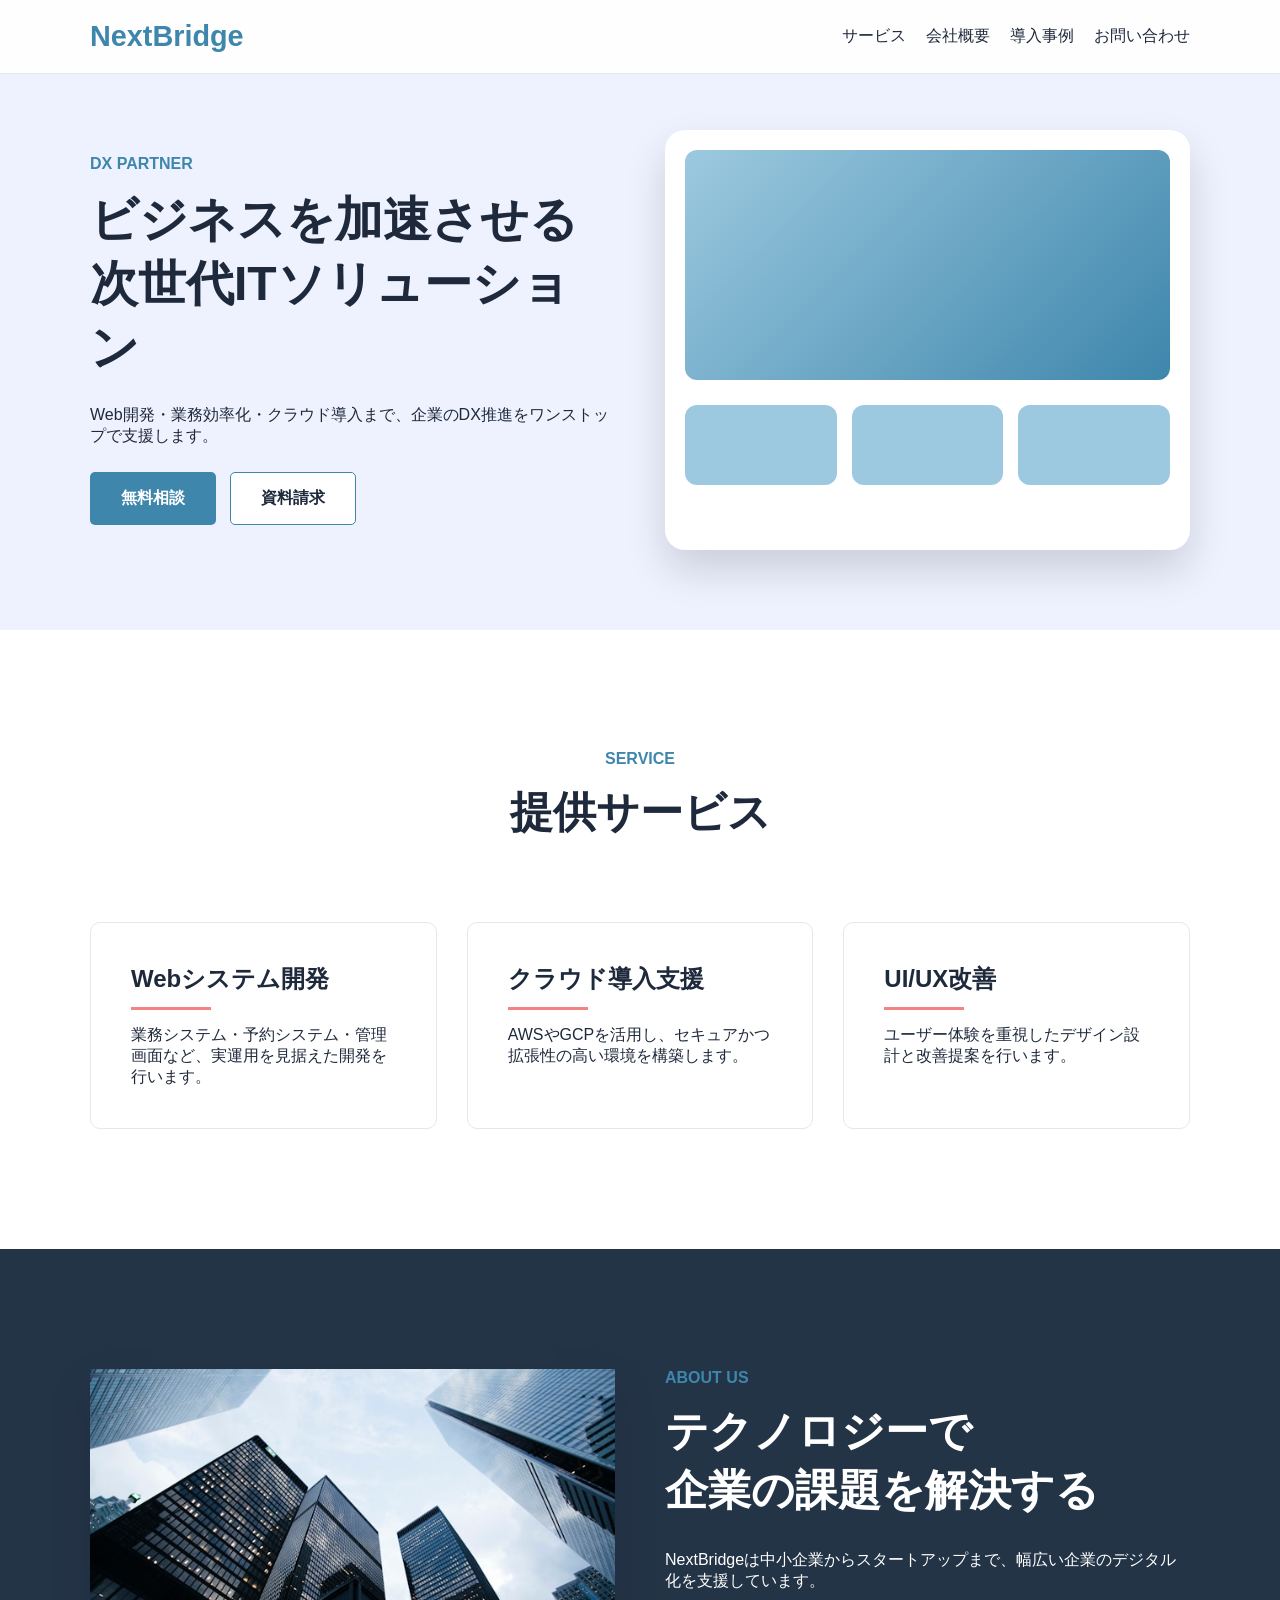
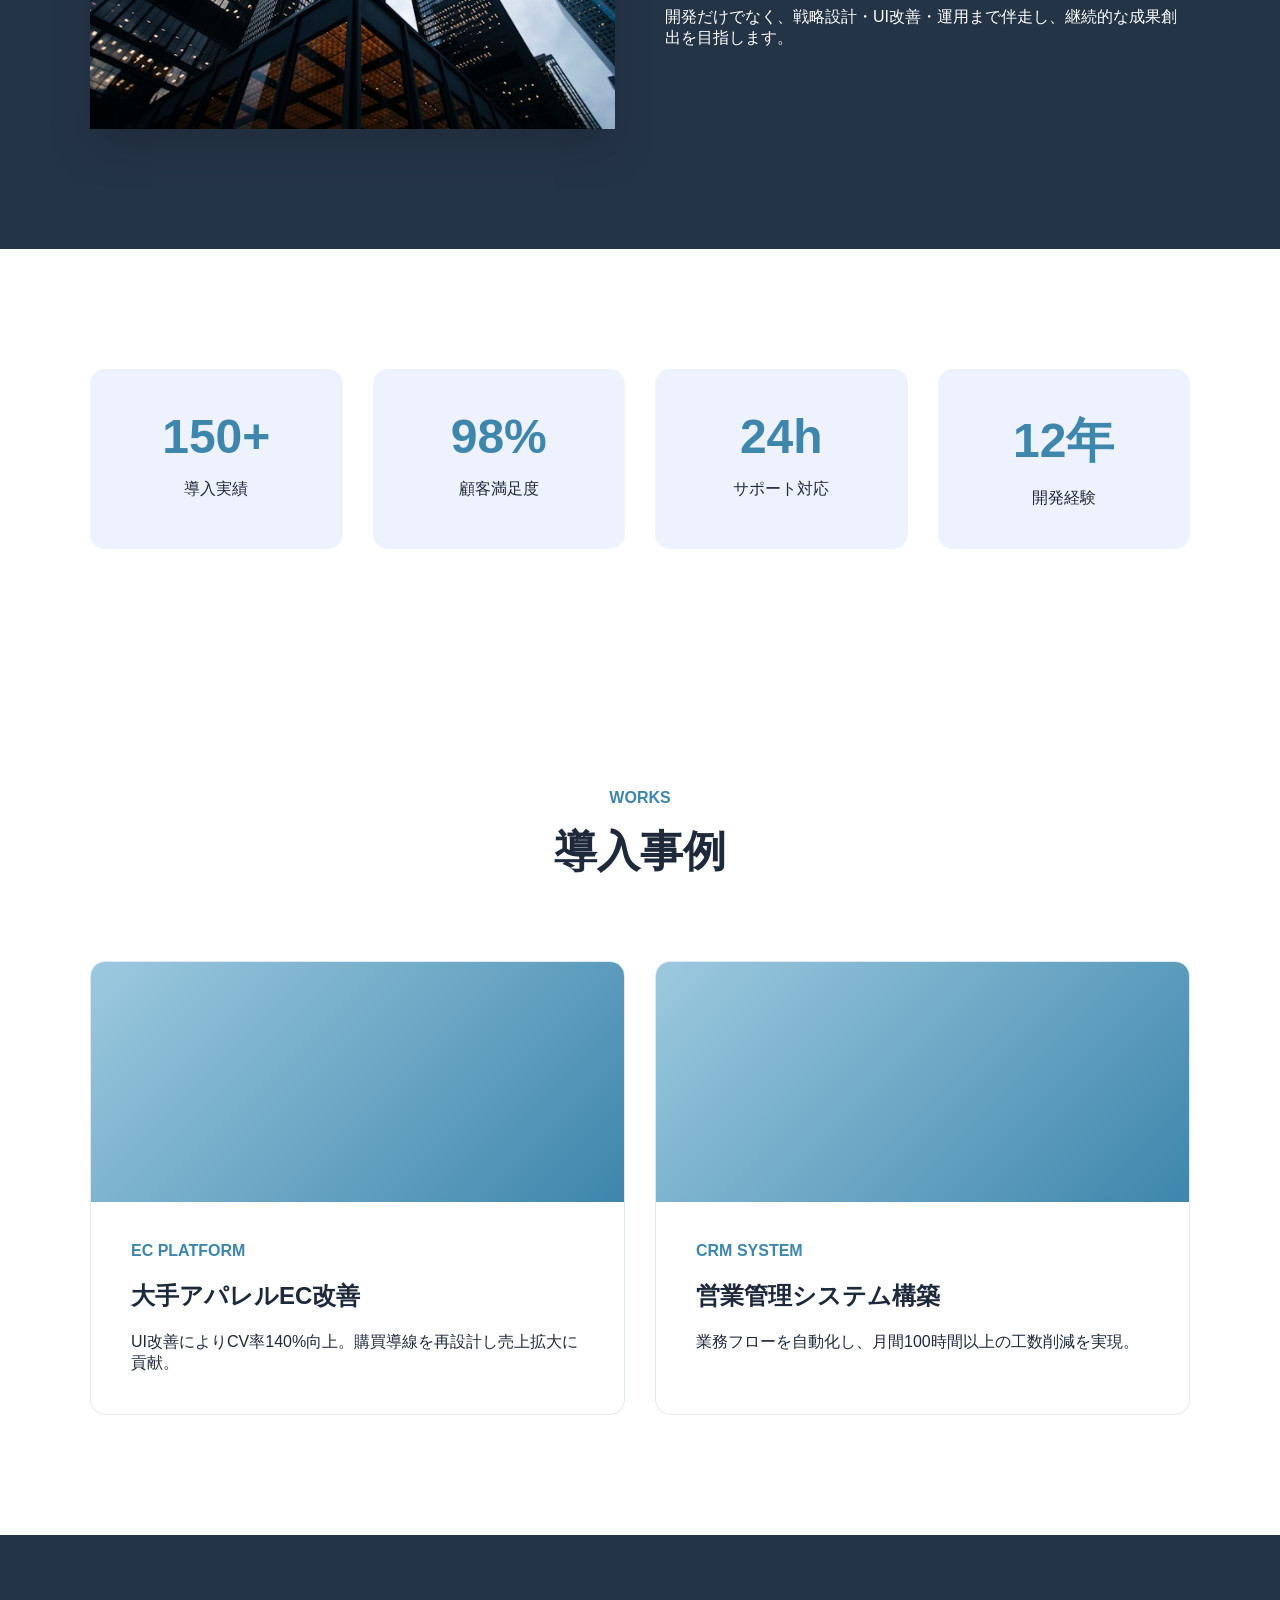
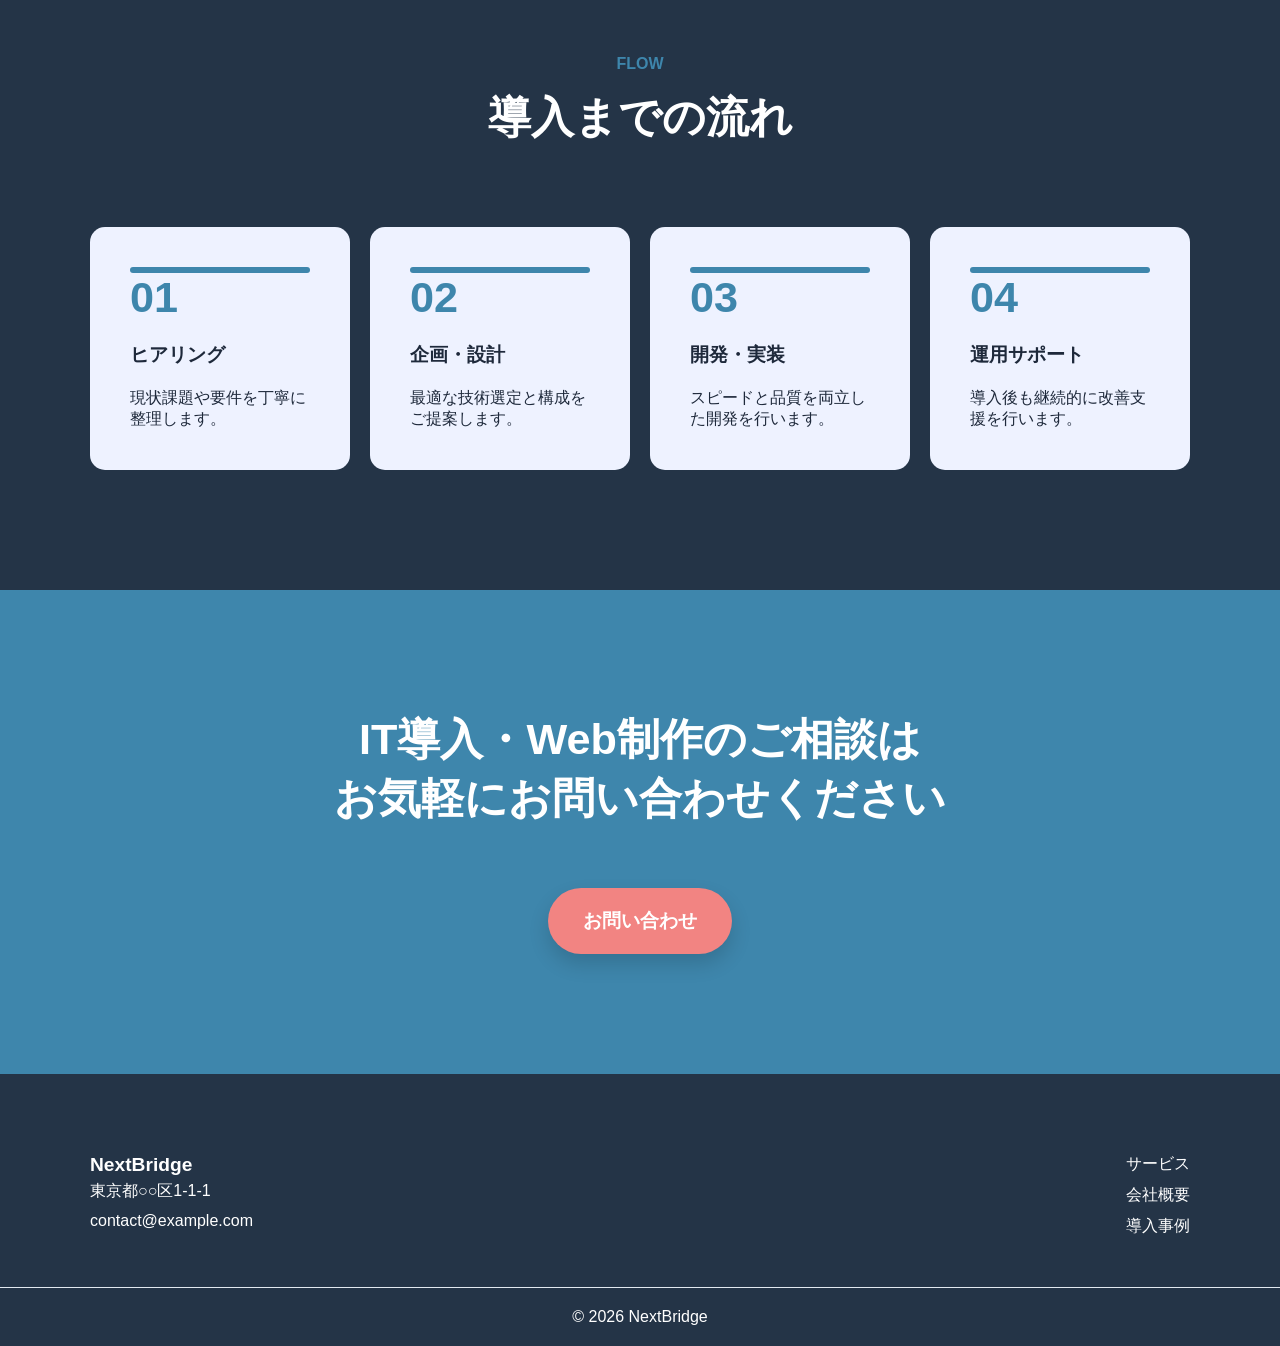
<file: works/corporate-site/index.html>
<!DOCTYPE html>
<html lang="ja">
<head>
    <meta charset="UTF-8">
    <meta name="viewport" content="width=device-width, initial-scale=1.0">
    <title>NextBridge Inc.</title>
    <link rel="icon" href="favicon.png">
    <link rel="stylesheet" href="style.css">
</head>
<body>
    <header class="header">
        <div class="container header-inner">
            <h1 class="logo"><a href="#">NextBridge</a></h1>
            <button class="menu-btn">
                <span></span>
                <span></span>
                <span></span>
            </button>
            <nav class="nav">
                <ul>
                    <li><a href="#service">サービス</a></li>
                    <li><a href="#about">会社概要</a></li>
                    <li><a href="#works">導入事例</a></li>
                    <li><a href="#contact">お問い合わせ</a></li>
                </ul>
            </nav>
        </div>
    </header>

    <main>
        <section class="hero">
            <div class="container hero-content">
                <div class="hero-text">
                    <p class="sub-title">DX PARTNER</p>
                    <h2>
                        ビジネスを加速させる<br>
                        次世代ITソリューション
                    </h2>
                    <p class="hero-desc">Web開発・業務効率化・クラウド導入まで、企業のDX推進をワンストップで支援します。</p>
                    <div class="hero-buttons">
                        <a class="btn primary" href="#contact">無料相談</a>
                        <a class="btn secondary" href="#contact">資料請求</a>
                    </div>
                </div>
                <div class="hero-image">
                    <div class="mockup">
                        <div class="mockup-chart"></div>
                        <div class="mockup-list">
                            <div class="mockup-card"></div>
                            <div class="mockup-card"></div>
                            <div class="mockup-card"></div>
                        </div>
                    </div>
                </div>
            </div>
        </section>

        <section id="service" class="section">
            <div class="container">
                <div class="section-title">
                    <p class="sub-title">SERVICE</p>
                    <h2>提供サービス</h2>
                </div>
                <ul class="service-list">
                    <li class="service-card">
                        <h3>Webシステム開発</h3>
                        <p>業務システム・予約システム・管理画面など、実運用を見据えた開発を行います。</p>
                    </li>
                    <li class="service-card">
                        <h3>クラウド導入支援</h3>
                        <p>AWSやGCPを活用し、セキュアかつ拡張性の高い環境を構築します。</p>
                    </li>
                    <li class="service-card">
                        <h3>UI/UX改善</h3>
                        <p>ユーザー体験を重視したデザイン設計と改善提案を行います。</p>
                    </li>
                </ul>
            </div>
        </section>

        <section id="about" class="about section">
            <div class="container about-content">
                <img src="about-image.jpg" alt="本社オフィス">
                <div class="about-text">
                    <p class="sub-title">ABOUT US</p>
                    <h2>
                        テクノロジーで<br>
                        企業の課題を解決する
                    </h2>
                    <p>NextBridgeは中小企業からスタートアップまで、幅広い企業のデジタル化を支援しています。</p>
                    <p>開発だけでなく、戦略設計・UI改善・運用まで伴走し、継続的な成果創出を目指します。</p>
                </div>
            </div>
        </section>

        <section class="section">
            <div class="container stats-content">
                <div class="stats-item">
                    <h3>150+</h3>
                    <p>導入実績</p>
                </div>
                <div class="stats-item">
                    <h3>98%</h3>
                    <p>顧客満足度</p>
                </div>
                <div class="stats-item">
                    <h3>24h</h3>
                    <p>サポート対応</p>
                </div>
                <div class="stats-item">
                    <h3>12年</h3>
                    <p>開発経験</p>
                </div>
            </div>
        </section>

        <section id="works" class="section">
            <div class="container">
                <div class="section-title">
                    <p class="sub-title">WORKS</p>
                    <h2>導入事例</h2>
                </div>
                <div class="works-list">
                    <div class="works-card">
                        <div class="works-image"></div>
                        <div class="works-text">
                            <p class="works-label">EC PLATFORM</p>
                            <h3>大手アパレルEC改善</h3>
                            <p>UI改善によりCV率140%向上。購買導線を再設計し売上拡大に貢献。</p>
                        </div>
                    </div>
                    <div class="works-card">
                        <div class="works-image"></div>
                        <div class="works-text">
                            <p class="works-label">CRM SYSTEM</p>
                            <h3>営業管理システム構築</h3>
                            <p>業務フローを自動化し、月間100時間以上の工数削減を実現。</p>
                        </div>
                    </div>
                </div>
            </div>
        </section>

        <section class="flow section">
            <div class="container">
                <div class="section-title white">
                    <p class="sub-title">FLOW</p>
                    <h2>導入までの流れ</h2>
                </div>
                <ul class="flow-list">
                    <li class="flow-card">
                        <h3>01</h3>
                        <h4>ヒアリング</h4>
                        <p>現状課題や要件を丁寧に整理します。</p>
                    </li>
                    <li class="flow-card">
                        <h3>02</h3>
                        <h4>企画・設計</h4>
                        <p>最適な技術選定と構成をご提案します。</p>
                    </li>
                    <li class="flow-card">
                        <h3>03</h3>
                        <h4>開発・実装</h4>
                        <p>スピードと品質を両立した開発を行います。</p>
                    </li>
                    <li class="flow-card">
                        <h3>04</h3>
                        <h4>運用サポート</h4>
                        <p>導入後も継続的に改善支援を行います。</p>
                    </li>
                </ul>
            </div>
        </section>

        <section id="contact" class="cta section">
            <div class="container">
                <h2>
                    IT導入・Web制作のご相談は<br>
                    お気軽にお問い合わせください
                </h2>
                <a href="#contact" class="cta-btn">お問い合わせ</a>
            </div>
        </section>
    </main>

    <footer class="footer">
        <div class="container footer-flex">
            <div>
                <h4>NextBridge</h4>
                <p>東京都○○区1-1-1</p>
                <p>contact@example.com</p>
            </div>
            <ul>
                <li><a href="#service">サービス</a></li>
                <li><a href="#about">会社概要</a></li>
                <li><a href="#works">導入事例</a></li>
            </ul>
        </div>
        <p class="footer-copy">&copy; 2026 NextBridge</p>
    </footer>
<script src="script.js"></script>  
</body>
</html>
</file>
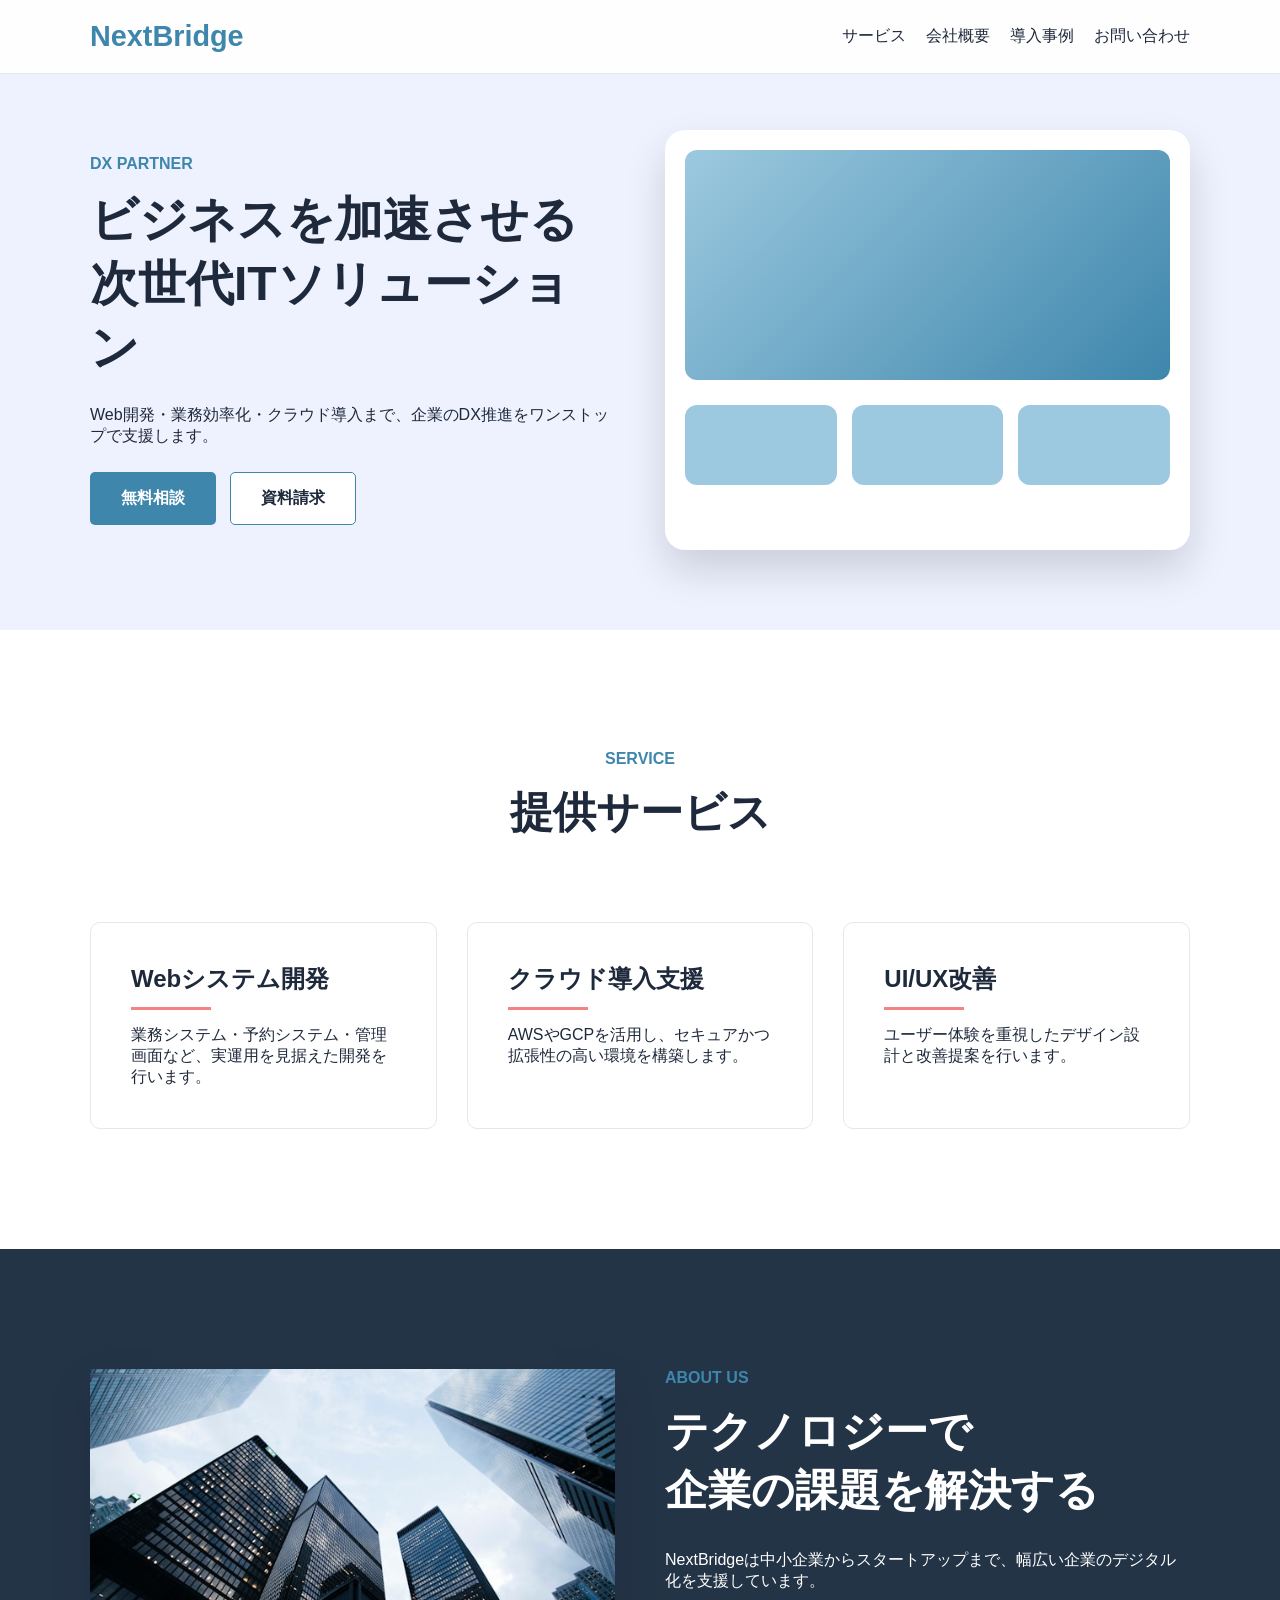
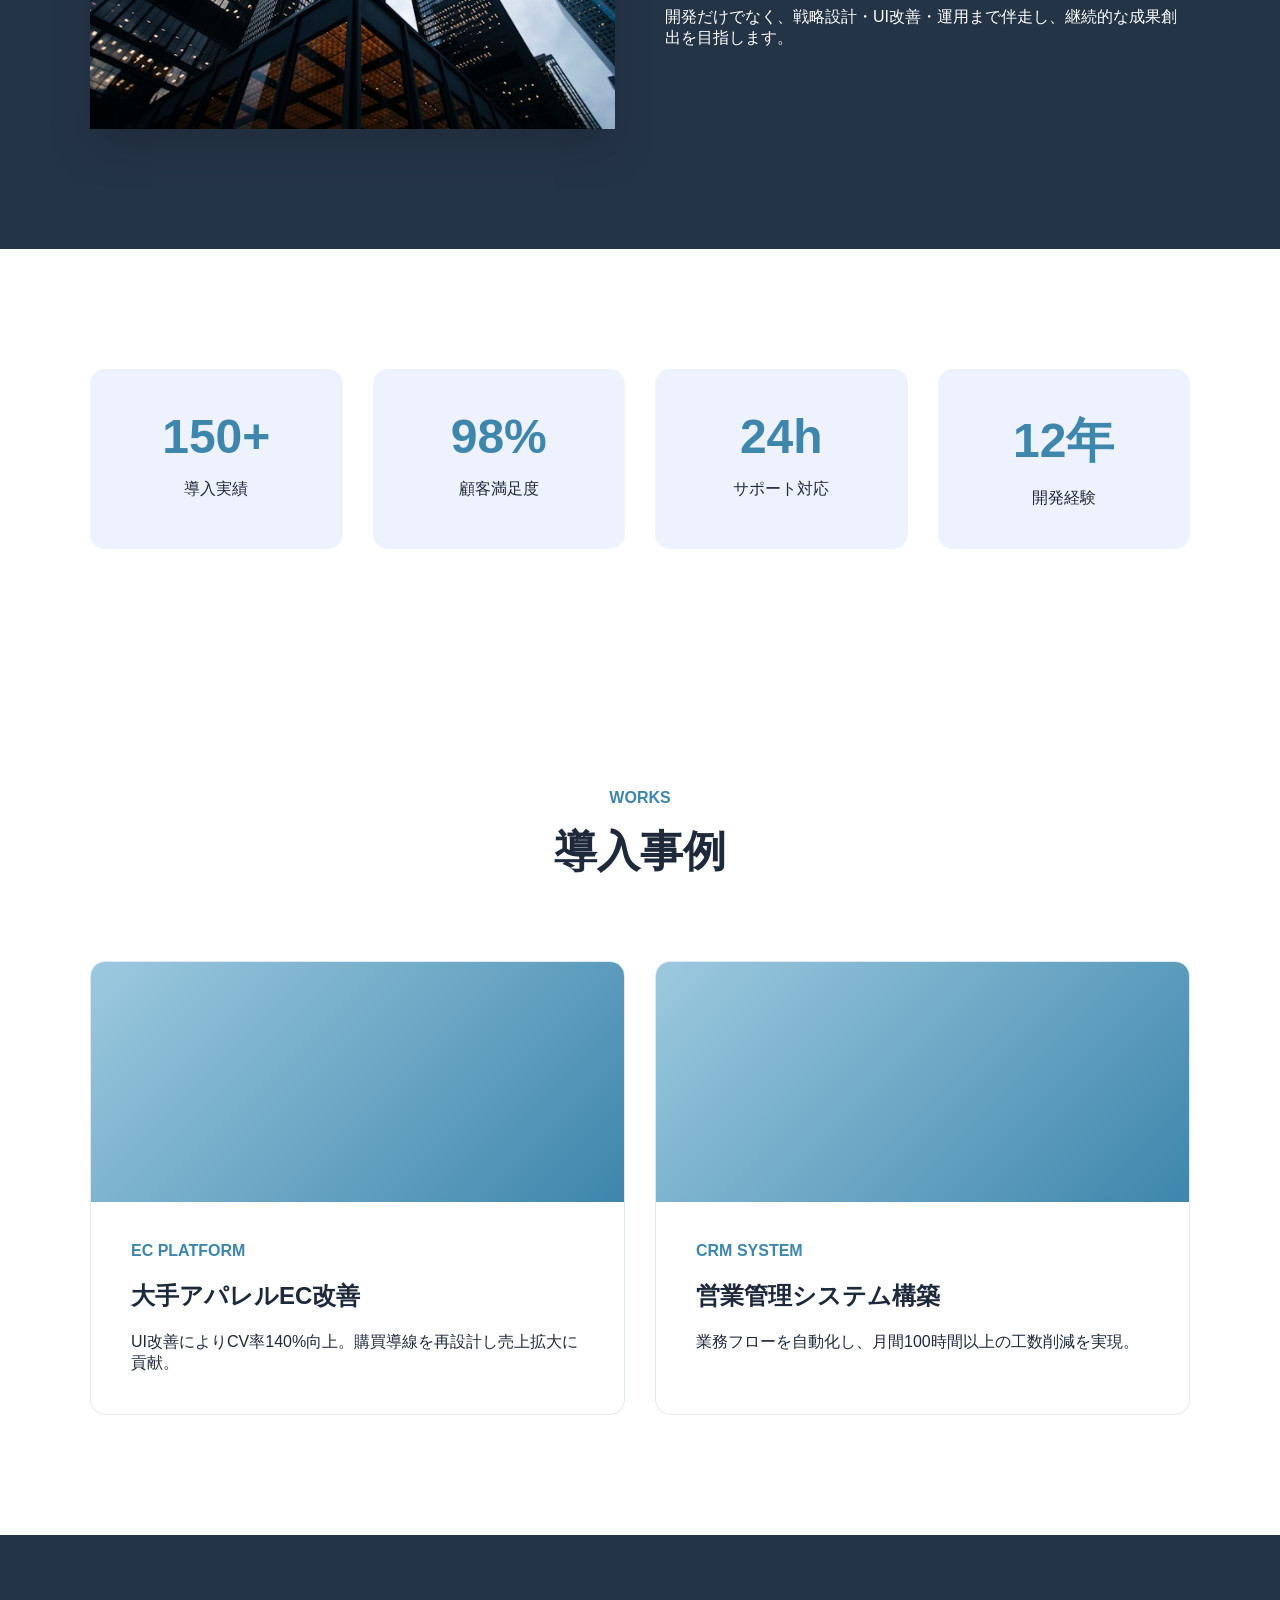
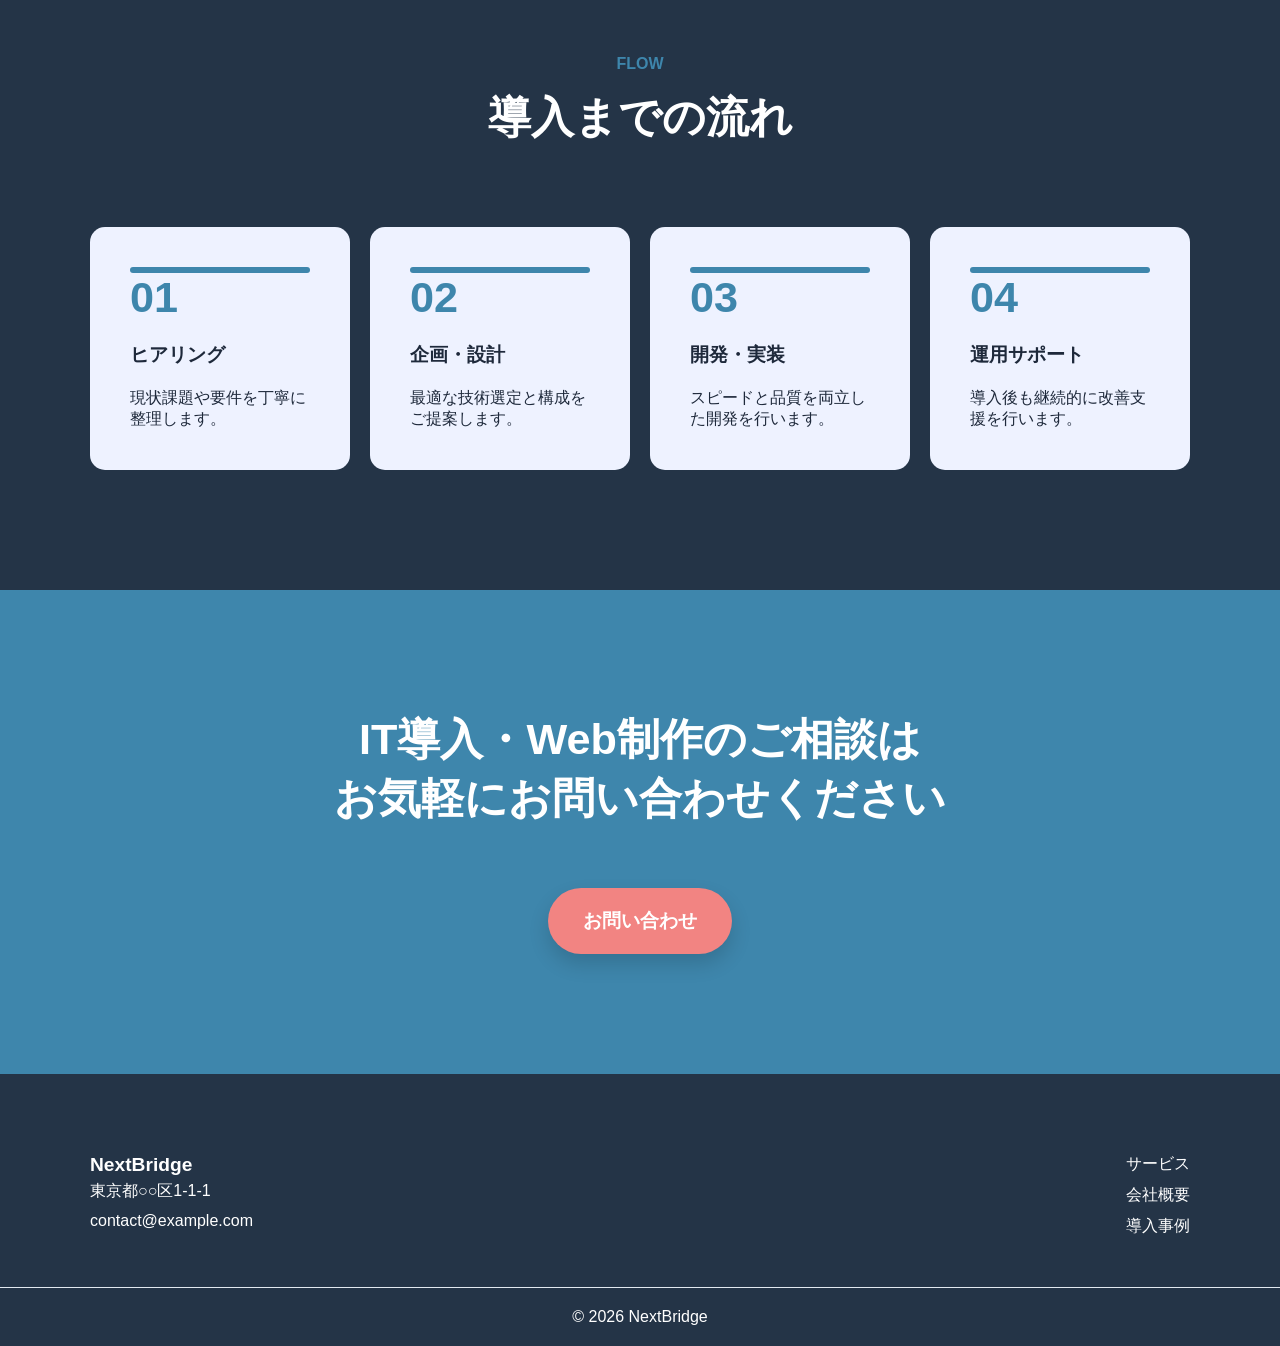
<file: works/corporate_site/index.html>
<!DOCTYPE html>
<html lang="ja">
<head>
    <meta charset="UTF-8">
    <meta name="viewport" content="width=device-width, initial-scale=1.0">
    <title>NextBridge Inc.</title>
    <link rel="icon" href="favicon.png">
    <link rel="stylesheet" href="style.css">
</head>
<body>
    <header class="header">
        <div class="container header-inner">
            <h1 class="logo"><a href="#">NextBridge</a></h1>
            <button class="menu-btn">
                <span></span>
                <span></span>
                <span></span>
            </button>
            <nav class="nav">
                <ul>
                    <li><a href="#service">サービス</a></li>
                    <li><a href="#about">会社概要</a></li>
                    <li><a href="#works">導入事例</a></li>
                    <li><a href="#contact">お問い合わせ</a></li>
                </ul>
            </nav>
        </div>
    </header>

    <main>
        <section class="hero">
            <div class="container hero-content">
                <div class="hero-text">
                    <p class="sub-title">DX PARTNER</p>
                    <h2>
                        ビジネスを加速させる<br>
                        次世代ITソリューション
                    </h2>
                    <p class="hero-desc">Web開発・業務効率化・クラウド導入まで、企業のDX推進をワンストップで支援します。</p>
                    <div class="hero-buttons">
                        <a class="btn primary" href="#contact">無料相談</a>
                        <a class="btn secondary" href="#contact">資料請求</a>
                    </div>
                </div>
                <div class="hero-image">
                    <div class="mockup">
                        <div class="mockup-chart"></div>
                        <div class="mockup-list">
                            <div class="mockup-card"></div>
                            <div class="mockup-card"></div>
                            <div class="mockup-card"></div>
                        </div>
                    </div>
                </div>
            </div>
        </section>

        <section id="service" class="section">
            <div class="container">
                <div class="section-title">
                    <p class="sub-title">SERVICE</p>
                    <h2>提供サービス</h2>
                </div>
                <ul class="service-list">
                    <li class="service-card">
                        <h3>Webシステム開発</h3>
                        <p>業務システム・予約システム・管理画面など、実運用を見据えた開発を行います。</p>
                    </li>
                    <li class="service-card">
                        <h3>クラウド導入支援</h3>
                        <p>AWSやGCPを活用し、セキュアかつ拡張性の高い環境を構築します。</p>
                    </li>
                    <li class="service-card">
                        <h3>UI/UX改善</h3>
                        <p>ユーザー体験を重視したデザイン設計と改善提案を行います。</p>
                    </li>
                </ul>
            </div>
        </section>

        <section id="about" class="about section">
            <div class="container about-content">
                <img src="about_image.jpg" alt="本社オフィス">
                <div class="about-text">
                    <p class="sub-title">ABOUT US</p>
                    <h2>
                        テクノロジーで<br>
                        企業の課題を解決する
                    </h2>
                    <p>NextBridgeは中小企業からスタートアップまで、幅広い企業のデジタル化を支援しています。</p>
                    <p>開発だけでなく、戦略設計・UI改善・運用まで伴走し、継続的な成果創出を目指します。</p>
                </div>
            </div>
        </section>

        <section class="section">
            <div class="container stats-content">
                <div class="stats-item">
                    <h3>150+</h3>
                    <p>導入実績</p>
                </div>
                <div class="stats-item">
                    <h3>98%</h3>
                    <p>顧客満足度</p>
                </div>
                <div class="stats-item">
                    <h3>24h</h3>
                    <p>サポート対応</p>
                </div>
                <div class="stats-item">
                    <h3>12年</h3>
                    <p>開発経験</p>
                </div>
            </div>
        </section>

        <section id="works" class="section">
            <div class="container">
                <div class="section-title">
                    <p class="sub-title">WORKS</p>
                    <h2>導入事例</h2>
                </div>
                <div class="works-list">
                    <div class="works-card">
                        <div class="works-image"></div>
                        <div class="works-text">
                            <p class="works-label">EC PLATFORM</p>
                            <h3>大手アパレルEC改善</h3>
                            <p>UI改善によりCV率140%向上。購買導線を再設計し売上拡大に貢献。</p>
                        </div>
                    </div>
                    <div class="works-card">
                        <div class="works-image"></div>
                        <div class="works-text">
                            <p class="works-label">CRM SYSTEM</p>
                            <h3>営業管理システム構築</h3>
                            <p>業務フローを自動化し、月間100時間以上の工数削減を実現。</p>
                        </div>
                    </div>
                </div>
            </div>
        </section>

        <section class="flow section">
            <div class="container">
                <div class="section-title white">
                    <p class="sub-title">FLOW</p>
                    <h2>導入までの流れ</h2>
                </div>
                <ul class="flow-list">
                    <li class="flow-card">
                        <h3>01</h3>
                        <h4>ヒアリング</h4>
                        <p>現状課題や要件を丁寧に整理します。</p>
                    </li>
                    <li class="flow-card">
                        <h3>02</h3>
                        <h4>企画・設計</h4>
                        <p>最適な技術選定と構成をご提案します。</p>
                    </li>
                    <li class="flow-card">
                        <h3>03</h3>
                        <h4>開発・実装</h4>
                        <p>スピードと品質を両立した開発を行います。</p>
                    </li>
                    <li class="flow-card">
                        <h3>04</h3>
                        <h4>運用サポート</h4>
                        <p>導入後も継続的に改善支援を行います。</p>
                    </li>
                </ul>
            </div>
        </section>

        <section id="contact" class="cta section">
            <div class="container">
                <h2>
                    IT導入・Web制作のご相談は<br>
                    お気軽にお問い合わせください
                </h2>
                <a href="#" class="cta-btn">お問い合わせ</a>
            </div>
        </section>
    </main>

    <footer class="footer">
        <div class="container footer-flex">
            <div>
                <h4>NextBridge</h4>
                <p>東京都○○区1-1-1</p>
                <p>contact@example.com</p>
            </div>
            <ul>
                <li><a href="#service">サービス</a></li>
                <li><a href="#about">会社概要</a></li>
                <li><a href="#works">導入事例</a></li>
            </ul>
        </div>
        <p class="footer-copy">&copy; 2026 NextBridge</p>
    </footer>
<script src="script.js"></script>  
</body>
</html>
</file>
<file: style.css>
* {
    margin: 0;
    padding: 0;
    box-sizing: border-box;
}

html {
    scroll-behavior: smooth;
}

body {
    font-family:"Shippori Mincho", serif;
    background: #f7f6f2;
    color: #333;
}

a {
    color: #333;
    text-decoration: none; 
}

p {
    line-height: 2;
}

img {
    display: block;
    width: 100%;
}

.container {
    width: min(1100px, 90%);
    margin: auto;
}

.section {
    padding: 80px 0;
    scroll-margin-top: 50px;
}

.section-title {
    font-size: 2.7rem;
    margin-bottom: 60px;
}

.sub-title {
    display: inline-block;
    margin-bottom: 20px;
    color: #5e6462;
    letter-spacing: 3px;
}

.btn {
    display: inline-block;
    padding: 15px 40px;
    border-radius: 999px;
}

.btn-primary {
    color: #fff;
    background: #5e6462;
    transition: 
        opacity 0.3s ease,
        transform 0.3s ease;
}

.btn-primary:hover {
    opacity: 0.7;
    transform: translateY(-3px);
}

.btn-secondary {
    background: #fff;
    border: 1.5px solid #5e6462;
    transition: background-color 0.3s ease;
}

.btn-secondary:hover {
    background: #5e6462;
    color: #fff;
}

/* header */
.header {
    position: fixed;
    width: 100%;
    top: 0;
    left: 0;
    z-index: 100;
    background: rgba(255, 255, 255, 0.75);
    backdrop-filter: blur(12px);
    border-bottom: 1px solid rgba(0, 0, 0, 0.08);
}

.header-inner {
    display: flex;
    justify-content: space-between;
    align-items: center;
    height: 80px;
}

.logo {
    font-size: 2.3rem;
    letter-spacing: 2px;
}

.logo a {
    color: #5e6462;
}

.menu-btn {
    display: none;
}

.nav ul {
    display: flex;
    gap: 40px;
}

.nav li {
    list-style: none;
}

.nav a {
    position: relative;
    display: inline-block;
    transition: opacity 0.3s ease;
}

.nav a::after {
    content: "";
    position: absolute;
    left: 0;
    bottom: -5px;
    width: 0;
    height: 2px;
    background: #5e6462;
    transition: width 0.3s ease;
}

.nav a:hover {
    opacity: 0.7;
}

.nav a:hover::after {
    width:100%;
}

/* hero */
.hero {
    position: relative;
    height: 100vh;
}

.hero-text {
    position: absolute;
    inset: 0;
    z-index: 2;
    padding-top: 130px;
}

.hero-text h2 {
    font-size: 3.5rem;
    margin-bottom: 20px;
}

.hero-text p {
    margin-bottom: 30px;
    font-size: 1.1rem;
}

.sp-br {
    display: none;
}

.hero-bg {
    display: grid;
    grid-template-columns: 2fr 1.3fr 0.7fr;
    height: 100%;
}

.bg-primary {
    height: 100%;
    background: #d9d8d4;
}

.bg-image {
    position: relative;
    height: 100%;
    overflow: hidden;
}

.bg-image::before {
    content: "";
    position: absolute;
    top: 0;
    left: 0;
    width: 30px;
    height: 100%;
    background: linear-gradient(to right, #d9d8d4 0%, rgba(192, 192, 192, 0)100%);
}

.bg-image img {
    height: 100%;
    object-fit: cover;
    object-position: top center;
}

.bg-secondary {
    position: relative;
    height: 100%;
    background: #5e6462;
}

.bg-secondary::before {
    content: "";
    position: absolute;
    top: 0;
    left: -30px;
    width: 30px;
    height: 100%;
    background: linear-gradient(to right, rgba(94, 100, 98, 0), #5e6462);
}

/* about */
.about-content {
    border-radius: 30px;
    box-shadow: 0 8px 20px rgba(0, 0, 0, 0.08);
}

.about-text {
    padding: 70px;
}

.about-text p {
    font-size: 1.1rem;
}

/* works */
.work-card {
    display: flex;
    align-items: center;
    gap: 50px;
}

.work-card > * {
    flex: 1;
}

.work-card:not(:last-child) {
    margin-bottom: 130px;
}

.work-image {
    overflow: hidden;
    border-radius: 20px;
    box-shadow: 0 8px 20px rgba(0, 0, 0, 0.08);
}

.work-image img {
    transition: transform 0.5s ease;
}

.work-image:hover img {
    transform: scale(1.08);
}

.work-text span {
    display: inline-block;
    margin-bottom: 15px;
    font-weight: bold;
    color: #5e6462;
    letter-spacing: 2px;
}

.work-text h3 {
    font-size: 2rem;
    margin-bottom: 40px;
}

.work-text p {
    margin-bottom: 30px;
    text-align: justify;
}

.work-text ul {
    margin-bottom: 40px;
}

.work-text li {
    list-style-position: inside;
    margin-bottom: 12px;
}

.work-text li::marker {
    color: #5e6462;
}

/* skills */
.skills-list {
    display: grid;
    grid-template-columns: repeat(3, 1fr);
    gap: 30px;
}

.skills-card {
    padding: 50px;
    list-style: none;
    border-radius: 20px;
    box-shadow: 0 8px 20px rgba(0, 0, 0, 0.08);
    transition: transform 0.3s ease;
    overflow: hidden;
}

.skills-card:hover {
    transform: translateY(-8px);
}

.skills-card h3 {
    text-align: center;
    margin-bottom: 20px;
    font-size: 1.5rem;
}

.skills-decoration {
    list-style: none;
}

.skills-decoration img {
    max-height: 250px;
    padding: 10px;
    object-fit: contain;
}

/* contact */
.contact-content {
    padding: 70px;
    text-align: center;
    background: #fff;
    border-radius: 30px;
    box-shadow: 0 8px 20px rgba(0, 0, 0, 0.08);
}

.contact-text {
    margin-bottom: 30px;
    font-size: 1.1rem;
}

/* footer */
.footer {
    padding: 40px 0;
    text-align: center;
    background: #5e6462;
    color: #fff;    
}

.footer p {
    letter-spacing: 3px;
}

/* responsive */
@media screen and (max-width: 768px) {

    p {
        line-height: 1.8;
    }

    .section-title {
        font-size: 2rem;
    }

    .sub-title {
        font-size: 0.8rem;
    }

    /* header */
    .logo {
        position: relative;
        z-index: 1000;
        font-size: 1.8rem;
    }

    .menu-btn {
        position: relative;
        z-index: 1000;
        display: flex;
        flex-direction: column;
        justify-content: space-between;
        width: 35px;
        height: 24px;
        margin-left: auto;
        background: transparent;
        border: none;
        cursor: pointer;
    }

    .menu-btn span {
        display: block;
        width: 100%;
        height: 4px;
        background: #5e6462;
        border-radius: 999px;
        transition: 
            opacity 0.3s ease,
            transform 0.3s ease;
    }

    .menu-btn.active span:nth-child(1) {
        transform: translateY(10px) rotate(45deg);
    }

    .menu-btn.active span:nth-child(2) {
        opacity: 0;
    }

    .menu-btn.active span:nth-child(3) {
        transform: translateY(-10px) rotate(-45deg);
    }

    body.menu-open {
        overflow: hidden;
    }

    .nav {
        position: fixed;
        top: 0;
        left: 0;
        z-index: 999;
        width: 100%;
        height: 100vh;
        padding: 100px 30px;
        background: #d9d8d4;
        transform: translateX(100%);
        opacity: 0;
        pointer-events: none;
        transition: 
            opacity 0.2s ease,
            transform 0.3s ease;
    }

    .nav.active {
        transform: translateX(0);
        opacity: 1;
        pointer-events: auto;
    }

    .nav ul {
        flex-direction: column;
        align-items: center;
    }

    .nav li {
        width: 230px;
        background: #fff;
    }

    .nav a {
        display: block;
        padding: 15px 60px;
        font-size: 1.1rem;
        text-align: center;
    }

    .nav a::after {
        left: 50%;
        bottom: 10px;
        transform: translateX(-50%);
    }

    .nav a:hover::after {
        width: 30%;
    }

    /* hero */
    .hero {
        height: 80vh;
    }

    .hero-text h2 {
        font-size: 2.3rem;
    }

    .hero-text p {
        font-size: 0.9rem;
    }

    .sp-br {
        display: block;
    }

    .pc-br {
        display: none;
    }

    .hero-bg {
        grid-template-columns: 2fr 0.8fr 0.5fr;
    }

    /* about */
    .about-text {
        padding: 60px 30px;
    }

    .about-text p {
        font-size: 1rem;
    }

    /* skills */
    .skills-list {
        grid-template-columns: 1fr;
        gap: 50px;
    }

    /* works */
    .work-card {
        flex-direction: column;
    }

    .work-card.reverse {
        flex-direction: column-reverse;
    }

    .work-text h3 {
        font-size: 1.7rem;
    }

    /* contact */
    .contact-content {
        padding: 60px 30px;
    }

    .contact-text {
        text-align: left;
        font-size: 1rem;
    }

}
</file>
<file: works/beauty-lp/style.css>
* {
    margin: 0;
    padding: 0;
    box-sizing: border-box;
}

html {
    scroll-behavior: smooth;
}

body {
    font-family: "Zen Old Mincho", serif;
    font-size: 1.1rem;
    color: #2f2f2f;
}

.logo,
.section-label,
.footer-logo {
    font-family: "Marcellus", serif;
}

li {
    list-style: none;
}

a {
    color: #2f2f2f;
    text-decoration: none; 
}

img {
    display: block;
    width: 100%;
}

.container {
    width: min(1100px, 85%);
    margin: auto;
}

.logo {
    font-size: 2rem;
    letter-spacing: 3px;
}

.btn {
    display: inline-block;
    color: #fff;
    background: #66725b;
    border-radius: 999px;
    box-shadow: 0 8px 20px rgba(0, 0, 0, 0.15);
    transition: 
        transform 0.3s ease,
        background-color 0.3s ease;
}

.btn:hover {
    transform: translateY(-3px);
    background: #8a7c90;
}

.primary {
    padding: 15px 30px;
}

.secondary {
    padding: 10px 20px;
    font-family: "Marcellus", serif;
}

.section {
    padding: 100px 0;
    scroll-margin-top: 50px;
}

.section-heading {
    text-align: center;
}

.section-label {
    display: inline-block;
    margin-bottom: 20px;
    font-size: 1rem;
    color: #66725b;
    letter-spacing: 2px;
}

.section-title {
    margin-bottom: 60px;
    font-size: 2.7rem; 
}

/* header */
.header {
    position: fixed;
    width: 100%;
    top: 0;
    left: 0;
    z-index: 100;
    background: rgba(255, 255, 255, 0.75);
    -webkit-backdrop-filter: blur(12px);
    backdrop-filter: blur(12px);  
    border-bottom: 1px solid rgba(255, 255, 255, 0.2);
}

.header-inner {
    display: flex;
    justify-content: space-between;
    align-items: center;
    height: 80px;
}

.menu-btn {
    display: none;
}

.nav ul {
    display: flex;
    gap: 30px;
    font-family: "Marcellus", serif;
}

.nav a {
    transition: all 0.3s ease;
}

.nav a:hover {
    color: #8a7c90;
    transform: translateY(-2px);
}

/* hero */
.hero {
    height: 100vh;
    padding-top: 120px;
    background: linear-gradient(rgba(102, 114, 91, 0.3), rgba(102, 114, 91, 0.4)),
    url("hero-image.png") 10% 30%/cover no-repeat;
}

.hero h2 {
    font-size: 3.7rem;
    margin-bottom: 30px;
    text-shadow: 0 2px 10px rgba(255,255,255,0.8);
}

.hero p {
    margin-bottom: 30px;
    font-weight: bold;
    text-shadow: 0 2px 10px rgba(255,255,255,1.0);
}

/* concept */
.concept {
    background: #f7f4ee;
}

.concept-content {
    display: grid;
    grid-template-columns: 3fr 4fr;
    justify-content: space-between;
    align-items: center;
    gap: 60px;
}

.concept-content img {
    height: 600px;
    object-fit: cover;
    object-position: center;
    border-radius: 20px;
    box-shadow: 0 20px 40px rgba(0, 0, 0, 0.15);   
}

.concept-text h3 {
    margin-bottom: 50px;
    font-size: 2.7rem;  
}

.concept-text p {
    margin-bottom: 10px;
    text-align: justify;
}

/* feature */
.feature-list {
    display: grid;
    grid-template-columns: repeat(3, 1fr);
    gap: 40px;
}

.feature-card {
    padding: 35px;
    background: #f7f4ee;
    border-radius: 20px;
    box-shadow: 0 8px 20px rgba(0, 0, 0, 0.15);
}

.feature-card h4 {
    margin-bottom: 20px;
    font-size: 1.5rem;
}

.feature-number {
    display: inline-block;
    margin-bottom: 20px;
    font-size: 1.7rem;
    color: #66725b;
}

/* ingredients */
.ingredients-list {
    display: grid;
    grid-template-columns: repeat(3, 1fr);
    gap: 40px;
}

.ingredients-item {
    text-align: center;
}

.ingredients-item img {
    width: 260px;
    height: 260px;
    margin: 0 auto 30px;
    object-fit: cover;
    border-radius: 50%; 
}

.ingredients-item p {
    font-size: 1.3rem;
    font-weight: bold;
}

/* product */
.product {
    background: #f7f4ee;
}

.product-content {
    display: grid;
    grid-template-columns: 1fr 1fr;
    justify-content: space-between;
    align-items: center;
    gap: 60px;
}

.product-content img {
    width: 100%;
    height: 600px;
    object-fit: cover;
    border-radius: 20px;
    box-shadow: 0 20px 40px rgba(0, 0, 0, 0.15);
}

.product-text {
    margin-bottom: 30px;
}

.price-box {
    margin-bottom: 35px;
}

.price-box p {
    margin-bottom: 10px;
}

.price-label {
    font-size: 1.3rem;
    font-weight: bold;
    color: #66725b;
}

.price {
    font-size: 3.7rem;
}

/* review */
.review-list {
    display: grid;
    grid-template-columns: repeat(3, 1fr);
    gap: 40px;
}

.review-card {
    padding: 60px 40px;
    background: #f7f4ee;
    border-radius: 20px;
    box-shadow: 0 8px 20px rgba(0, 0, 0, 0.15);
}

.review-card p {
    margin-bottom: 20px;
}

/* faq */
.faq-list dt {
    margin-bottom: 20px;
    font-size: 1.2rem;
    font-weight: bold;
    color: #66725b;
}

.faq-list dd {
    padding-bottom: 20px;
    margin-bottom: 40px;
    border-bottom: 1px solid #d0d0d0;
}

/* offer */
.offer {
    height: 80vh;
    display: flex;
    justify-content: center;
    align-items: center;
    background: linear-gradient(rgba(0,0,0,0.5), rgba(0,0,0,0.5)),
    url("offer-image.png") 70% 90%/130% no-repeat;
}

.cta {
    text-align: center;
    color: #fff;
}

.cta p {
    margin-bottom: 20px;
    font-family: "Marcellus", serif;
    font-size: 1rem;
    letter-spacing: 2px;
}

.cta h2 {
    margin-bottom: 50px;
    font-size: 3rem;
}

/* footer */
.footer {
    color: #fff;
    background: #66725b; 
}

.footer-content {
    display: flex;
    justify-content: space-between;
    align-items: center;
    padding: 30px 0;    
}

.footer-logo {
    font-size: 2rem;
    letter-spacing: 3px;
}

.footer-content p {
    color: rgba(255,255,255,0.6);
}

/* responsive */
@media screen and (max-width: 768px) {

    body {
        font-size: 1rem;
    }

    .concept-content,
    .feature-list,
    .ingredients-list,
    .product-content,
    .review-list {
        grid-template-columns: 1fr;
    }
    
    .concept-content img,
    .product-content img {
        height: 450px;
    }

    .secondary {
        font-size: 0.85rem;
    }
 
    .section-title {
        font-size: 2rem;
    }

    /* header */
    .menu-btn {
        position: relative;
        z-index: 1000;
        display: flex;
        flex-direction: column;
        justify-content: space-between;
        width: 35px;
        height: 24px;
        background: transparent;
        border: none;
        cursor: pointer; 
    }

    .menu-btn span {
        display: block;
        width: 100%;
        height: 4px;
        background: #66725b;
        border-radius: 999px;
        transition:
            opacity 0.3s ease,
            transform 0.3s ease;
    }

    .menu-btn.active span:nth-child(1) {
        transform: translateY(10px) rotate(45deg);
    }

    .menu-btn.active span:nth-child(2) {
        opacity: 0;
    }

    .menu-btn.active span:nth-child(3) {
        transform: translateY(-10px) rotate(-45deg);
    }

    body.menu-open {
        overflow: hidden;
    }

    .nav {
        position: fixed;
        top: 0;
        left: 0;
        width: 100%;
        height: 100vh;
        padding: 130px 50px;
        background: linear-gradient(180deg, #fff, #f7f4ee);
        z-index: 999;
        transform: translateX(-100%);
        opacity: 0;
        pointer-events: none;
        transition:
            opacity 0.2s ease,
            transform 0.3s ease;
    }

    .nav.active {
        transform: translateX(0);
        opacity: 1;
        pointer-events: auto; 
    }

    .nav ul {
        display: flex;
        flex-direction: column;
        gap: 40px;
    }

    .nav a {
        font-size: 1.1rem;
    }
    
    .header-inner {
        display: flex;
        align-items: center;
    }

    .logo {
        position: relative;
        z-index: 1000;
        margin-right: auto;
        margin-left: 20px;   
    }

    .secondary {
        position: relative;
        z-index: 1000;
    }

    /* hero */
    .hero {
        height: 80vh;
        background-size: cover;
        background-position: center;
    }

    .hero h2 {
        font-size: 2rem;
    }

    /* concept */
    .concept-text h3 {
        font-size: 2rem;
    }

    /* product */
    .price {
        font-size: 3rem;
    }

    /* offer */
    .offer {
        height: 60vh;
        background-size: cover;
    }

    .cta h2 {
        margin-bottom: 20px;
        font-size: 2.3rem;
    }

    /* footer */
    .footer-content {
        flex-direction: column;
        gap: 20px;
    }

}
</file>
<file: works/cafe-site/style.css>
* {
    margin: 0;
    padding: 0;
    box-sizing: border-box;
}

html {
    scroll-behavior: smooth;
}

body {
    font-family: 'Libre Baskerville', 'Zen Old Mincho', serif;
    color: #2f2f2f;
}

li {
    list-style: none;
}

a {
    text-decoration: none;
}

img {
    display: block;
    max-width: 100%;
}

.container {
    width: min(1100px, 90%);
    margin: auto;
}

.section {
    padding: 100px 0;
}

.section-title {
    position: relative;
    margin-bottom: 70px;
    padding-bottom: 15px;
    font-size: 2.5rem;
    color: #0c3b2c;
}

.section-title::after {
    content: "";
    position: absolute;
    left: 0;
    bottom: 0;
    width: 80px;
    height: 3px;
    background: #e6d08d;
}

/* header */
.header {
    display: flex;
    justify-content: space-between;
    align-items: center;
    padding: 25px 50px;
    color: #e6d08d;
    background: #0c3b2c;
}

.logo {
    font-size: 1.7rem;
    letter-spacing: 2px;
}

.nav ul {
    display: flex;
    flex-wrap: wrap;
    gap: 30px;
}

.nav a {
    font-size: 1.1rem;
    color: #e6d08d;
    transition: opacity 0.3s ease; 
}

.nav a:hover {
    opacity: 0.5;
}

/* hero */
.hero {
    display: flex;
    justify-content: center;
    align-items: center;
    height: 85vh;
    background: linear-gradient(rgba(0,0,0,0.3), rgba(0,0,0,0.3)),
    url("hero-image.jpg") top/cover no-repeat;
    border-bottom: 15px solid #0c3b2c;  
}

.hero-text {
    margin-bottom: 50px;
    color: #fff;
    text-align:center;
}

.hero-subtitle {
    display: inline-block;
    margin-bottom: 20px;
    font-size: 1.1rem;
    letter-spacing: 4px;
}

.hero-text h2 {
    margin-bottom: 25px;
    font-size: 4rem;
}

.hero-text p {
    font-size: 1.5rem;
}

.sp-br {
    display: none;
}

/* about */
.about {
    background: #faf7f0;
}

.about-content {
    display: grid;
    grid-template-columns: 4fr 3fr;
    gap: 80px;
}

.about-text p {
    font-size: 1.1rem;
    line-height: 2;
    text-align: justify;   
}

.about-image img {
    width: 100%;
    height: 400px;
    border-radius: 20px;
    object-fit: cover;
}

/* menu */
.menu-list {
    display: grid;
    grid-template-columns: 1fr 1fr;
    align-items: center;
    gap: 80px;
}

.menu-image img {
    width: 100%;
    height: 420px;
    border-radius: 20px;
    object-fit: cover;
}

.menu-text {
    padding: 30px 50px;
    background: #faf7f0;
    border-radius: 20px;
}

.menu-text h3 {
    margin-bottom: 10px;
    color: #7a1f28;
    letter-spacing: 2px;
}

.menu-food,
.menu-drink {
    display: flex;
    flex-wrap: wrap;
    border-top: 1px solid #c8c8c8;
}

.menu-food {
    margin-bottom: 25px;
}

.menu-text dt,
.menu-text dd {
    padding: 10px 0;
    border-bottom: 1px solid #d6d0c4;
}

.menu-text dt {
    width: 70%;
}

.menu-text dd {
    width: 30%;
    text-align: right;
}

/* access */
.access-list {
    display: flex;
    gap: 30px;
}

.access-card {
    flex: 1;
    padding: 40px 30px;
    text-align: center;
    background: #faf7f0;
    border: 1px solid #d6d0c4;
    border-radius: 20px;
    box-shadow: 0 8px 20px rgba(0, 0, 0, 0.08);
}

.access-card h3 {
    margin-bottom: 25px;
    color: #7a1f28;
    letter-spacing: 2px;
}

/* contact */
.contact {
    background: #faf7f0;
}

.contact-lead {
    margin-bottom: 50px;
    font-size: 1.1rem;
    text-align: center;
}

.contact-form {
    max-width: 800px;
    margin: 0 auto;
    padding: 40px;
    background: #fff;
    border-radius: 20px;
    box-shadow: 0 8px 20px rgba(0, 0, 0, 0.08);
}

.form-group {
    margin-bottom: 30px;
}

.form-group label {
    display: block;
    margin-bottom: 10px;
    font-weight: bold;
    color: #0c3b2c;
}

.form-group input,
.form-group textarea {
    width: 100%;
    padding: 15px;
    font-family: inherit;
    font-size: 1rem;
    border: 1px solid #d6d0c4;
    border-radius: 10px;
}

.form-group textarea {
    height: 180px;
    resize: vertical;
}

.form-group input:focus,
.form-group textarea:focus {
    border: 1px solid #0c3b2c;
    box-shadow: 0 0 0 3px rgba(12,59,44,0.1);
    outline: none;
}

.contact-btn {
    display: block;
    margin: 0 auto;
    padding: 15px 50px;
    font-family: 'Zen Old Mincho', serif;
    font-size: 1rem;
    color: #faf7f0;
    background: #0c3b2c;
    border: none;
    border-radius: 999px;
    box-shadow: 0 5px 15px rgba(0,0,0,0.1);
    transition: 
        opacity 0.3s ease,
        transform 0.3s ease; 
    cursor: pointer;
}

.contact-btn:hover {
    opacity: 0.8;
    transform: translateY(-2px);
}

/* footer */
.footer {
    padding: 40px 50px 20px;
    color: #e6d08d;
    text-align: center;
    background: #0c3b2c;
}

.footer-logo {
    font-size: 1.3rem;
    letter-spacing: 2px;
}

.footer-content {
    display: flex;
    justify-content: space-between;
    align-items: center;
    margin-bottom: 20px;
}

.footer-sns {
    font-size: 1.1rem;
    line-height: 2;
}

.footer-sns a {
    color: #e6d08d;
    transition: opacity 0.3s ease;
}

.footer-sns a:hover {
    opacity: 0.5;
}

.footer p {
    font-size: 0.9rem;
    letter-spacing: 1px;
}

/* back to top */
.back-to-top {
    position: fixed;
    right: 30px;
    bottom: 30px;
    width: 60px;
    height: 60px;
    font-family: 'Libre Baskerville', serif;
    font-size: 1rem;
    font-weight: bold;
    color: #e6d08d;
    background: #0c3b2c;
    border: none;
    border-radius: 50%;
    cursor: pointer;
    opacity: 0;
    visibility: hidden;
    transition:
        opacity 0.3s ease,
        visibility 0.3s ease;
    pointer-events: none;
}

.back-to-top.show {
    opacity: 1;
    visibility: visible;
    pointer-events: auto;
}

/* responsive */
@media screen and (max-width: 768px) {

    .section-title {
        font-size: 2rem;
    }

    /* header */
    .header {
        flex-direction: column;
        gap: 25px;
        padding: 20px 0;
    }

    .nav ul {
        gap: 20px;
    }

    .nav a {
        font-size: 0.9rem;
    }

    /* hero */
    .hero {
        height: 60vh;
    }

    .hero-subtitle {
        font-size: 0.7rem;
    }

    .hero-text h2 {
        font-size: 2.7rem;
    }

    .hero-text p {
        font-size: 1.2rem;
    }

    /* about */
    .about-content {
        grid-template-columns: 1fr;
        gap: 50px;
    }

    .about-text p {
        font-size: 1rem;
    }

    .sp-br {
        display: block;
    }

    /* menu */
    .menu-list {
        grid-template-columns: 1fr;
    }

    .menu-text {
        padding: 30px;
    }

    /* access */
    .access-list {
        flex-direction: column;
    }

    /* contact */
    .contact-lead {
        text-align: left;
    }

    /* footer */
    .footer-logo {
        margin-bottom: 10px;
    }

    .footer-content {
        flex-direction: column;
    }

    /* back to top */
    .back-to-top {
        right: 10px;
    }
    
}
</file>
<file: works/corporate-site/style.css>
* {
    margin: 0;
    padding: 0;
    box-sizing: border-box;
}

html {
    scroll-behavior: smooth;
}

body {
    font-family: "Helvetica Neue", Arial, sans-serif;
    color: #1e293b;
}

li {
    list-style: none;
}

a {
    color: #1e293b;
    text-decoration: none;
}

img {
    display: block;
    width: 100%;
}

.container {
    width: min(1100px, 90%);
    margin: 0 auto;
}

.section-title {
    margin-bottom: 80px;
    text-align: center;
}

.section-title h2 {
    font-size: 2.7rem;
}

.white {
    color: #fff;
}

.sub-title {
    margin-bottom: 15px;
    font-weight: bold;
    color: #3e86ac;
}

.section {
    padding: 120px 0;
    scroll-margin-top: 50px;
}

/* header */
.header {
    position: fixed;
    width: 100%;
    top: 0;
    left: 0;
    z-index: 100;
    background: rgba(255, 255, 255, 0.9);
    -webkit-backdrop-filter: blur(12px);
    backdrop-filter: blur(12px);
    border-bottom: 1px solid #e2e8f0;
}

.header-inner {
    display: flex;
    justify-content: space-between;
    align-items: center;
    padding: 20px 0;
}

.logo {
    font-size: 1.8rem;
}

.logo a {
    color: #3e86ac;
}

.menu-btn {
    display: none;
}

.nav ul {
    display: flex;
    gap: 20px;
}

.nav a {
    transition: opacity 0.3s ease;
}

.nav a:hover {
    opacity: 0.5;
}

/* hero */
.hero {
    padding: 130px 0 80px;
    background: #eef2ff;
}

.hero-content {
    display: grid;
    grid-template-columns: 1fr 1fr;
    align-items: center;
    gap:50px;
}

.hero-text h2 {
    margin-bottom: 25px;
    font-size: 3rem;
}

.hero-desc {
    margin-bottom: 25px;
}

.btn {
    display: inline-block;
    padding: 15px 30px;
    font-size: 1rem;
    font-weight: bold;
    border-radius: 5px;
    transition: opacity 0.3s ease;
}

.btn:hover {
    opacity: 0.5;
}

.primary {
    margin-right: 10px;
    color: #fff;
    background: #3e86ac;
    border: 1px solid transparent;
}

.secondary {
    background: #fff;
    border: 1px solid #3e86ac;
}

.mockup {
    height: 420px;
    padding: 20px;
    background: #fff;
    border-radius: 20px;
    box-shadow: 0 20px 40px rgba(0, 0, 0, 0.15);
}

.mockup-chart {
    height: 230px;
    margin-bottom: 25px;
    background: linear-gradient(135deg, #9cc9df, #3e86ac);
    border-radius: 12px;
}

.mockup-list {
    display: grid;
    grid-template-columns: repeat(3, 1fr);
    gap: 15px;
}

.mockup-card {
    height: 80px;
    background: #9cc9df;
    border-radius: 12px;
}

/* service */
.service-list {
    display: grid;
    grid-template-columns: repeat(3, 1fr);
    gap: 30px;
}

.service-card {
    padding: 40px;
    border: 1.5px solid #e2e8f0;
    border-radius: 10px;
    transition:
        transform 0.3s ease,
        box-shadow 0.3s ease;  
}

.service-card:hover {
    transform: translateY(-8px);
    box-shadow: 0 15px 30px rgba(0, 0, 0, 0.08);
}

.service-card h3 {
    position: relative;
    margin-bottom: 15px;
    padding-bottom: 15px;
    font-size: 1.5rem;
}

.service-card h3::after {
    content: "";
    position: absolute;
    left: 0;
    bottom: 0;
    width: 80px;
    height: 3px;
    background: #f28482;
}

/* about */
.about {
    color: #fff;
    background: #243447;   
}

.about-content {
    display: grid;
    grid-template-columns: 1fr 1fr;
    gap: 50px;
}

.about-content img {
    height: 360px;
    box-shadow: 0 20px 40px rgba(0, 0, 0, 0.15);
    object-fit: cover;
}

.about-text h2 {
    margin-bottom: 30px;
    font-size: 2.7rem;
}

.about-text p {
    margin-bottom: 15px;
}

/* stats */
.stats-content {
    display: grid;
    grid-template-columns: repeat(4, 1fr);
    gap: 30px;
}

.stats-item {
    padding: 40px;
    text-align: center;
    background: #eef2ff;
    border-radius: 15px;
}

.stats-item h3 {
    margin-bottom: 15px;
    font-size: 3rem;
    color: #3e86ac;
}

/* works */
.works-list {
    display: grid;
    grid-template-columns: 1fr 1fr;
    gap: 30px;
}

.works-card {
    border: 1.5px solid #e2e8f0;
    border-radius: 15px;
    overflow: hidden;
    transition:
        transform 0.3s ease,
        box-shadow 0.3s ease;
}

.works-card:hover {
    transform: translateY(-8px);
    box-shadow: 0 15px 30px rgba(0, 0, 0, 0.08);
}

.works-image {
    height: 240px;
    background: linear-gradient(135deg, #9cc9df, #3e86ac);
}

.works-text {
    padding: 40px;
}

.works-label {
    margin-bottom: 20px;
    font-weight: bold;
    color: #3e86ac;
}

.works-text h3 {
    margin-bottom: 20px;
    font-size: 1.5rem;
}

/* flow */
.flow {
    background: #243447;
}

.flow-list {
    display: grid;
    grid-template-columns: repeat(4, 1fr);
    gap: 20px;
}

.flow-card {
    padding: 40px;
    background: #eef2ff;
    border-radius: 15px;
}

.flow-card::before {
    content: "";
    display: block;
    height: 6px;
    background: #3e86ac;
    border-radius: 999px;
}

.flow-card h3 {
    margin-bottom: 20px;
    font-size: 2.7rem;
    color: #3e86ac;
}

.flow-card h4 {
    margin-bottom: 20px;
    font-size: 1.2rem;
}

/* cta */
.cta {
    color: #fff;
    text-align: center;
    background: #3e86ac;  
}

.cta h2 {
    margin-bottom: 60px;
    font-size: 2.7rem;
}

.cta-btn {
    display: inline-block;
    padding: 20px 35px;
    font-size: 1.2rem;
    font-weight: bold;
    color: #fff;
    background: #f28482;
    border-radius: 999px;
    box-shadow: 0 10px 20px rgba(0, 0, 0, 0.15);
    transition:
        transform 0.3s ease,
        background-color 0.3s ease;
}

.cta-btn:hover {
    transform: translateY(-3px);
    background: #de6a68;  
}

/* footer */
.footer {
    padding-top: 80px;
    color: #fff;
    background: #243447;
}

.footer-flex {
    display: flex;
    justify-content: space-between;
    padding-bottom: 40px;
}

.footer-flex li {
    margin-bottom: 10px;
}

.footer-flex a {
    color: #fff;
    transition: opacity 0.3s ease;
}

.footer-flex a:hover {
    opacity: 0.5;
}

.footer-flex h4 {
    margin-bottom: 5px;
    font-size: 1.2rem;
    font-weight: bold;
}

.footer-flex p {
    margin-bottom: 10px;
}

.footer-copy {
    padding: 20px 0;
    text-align: center;
    border-top: 1px solid #e2e8f0;
}
 

/* responsive */
@media screen and (max-width: 768px) {

    .section-title h2 {
        font-size: 2rem;
    }

    .hero-content,
    .service-list,
    .about-content,
    .stats-content,
    .works-list,
    .flow-list {
        grid-template-columns: 1fr;
    }

    /* header */
    .logo {
        position: relative;
        z-index: 1000;
    }

    .menu-btn {
        position: relative;
        z-index: 1000;
        display: flex;
        flex-direction: column;
        justify-content: space-between;
        width: 35px;
        height: 24px;
        margin-left: auto;
        background: transparent;
        border: none;
        cursor: pointer; 
    }

    .menu-btn span {
        display: block;
        width: 100%;
        height: 4px;
        background: #3e86ac;
        border-radius: 999px;
        transition: 
            opacity 0.3s ease,
            transform 0.3s ease;      
    }

    .menu-btn.active span:nth-child(1) {
        transform: translateY(10px) rotate(45deg);
    }

    .menu-btn.active span:nth-child(2) {
        opacity: 0;
    }

    .menu-btn.active span:nth-child(3) {
        transform: translateY(-10px) rotate(-45deg);
    }

    body.menu-open {
        overflow: hidden;
    }

    .nav {
        position: fixed;
        top: 0;
        left: 0;
        z-index: 999;
        width: 100%;
        height: 100vh;
        padding: 80px 20px;
        background: #fff;
        transform: translateX(100%);
        opacity: 0;
        pointer-events: none;
        transition:
            opacity 0.2s ease,
            transform 0.3s ease; 
    }

    .nav.active {
        transform: translateX(0);
        opacity: 1;
        pointer-events: auto;
    }

    .nav ul {
        flex-direction: column;
        border-top: 1.5px solid #e2e8f0;
    }

    .nav li {
        padding: 0 15px 20px;
        border-bottom: 1.5px solid #e2e8f0;
    }

    .nav li:first-child {
        padding-top: 20px;
    }

    .nav a {
        font-size: 1.1rem;
        font-weight: bold;
    }

    /* hero */
    .hero-text h2 {
        font-size: 2rem;
    }

    /* about */
    .about-text h2 {
        font-size: 2rem;
    }

    /* stats */
    .stats-item h3 {
        font-size: 2.7rem;
    }
    
    /* cta */
    .cta h2 {
        font-size: 2rem;
    }

    /* footer */
    .footer-flex {
        flex-direction: column;
        gap: 30px;
    }
    
}
</file>
<file: works/corporate_site/style.css>
* {
    margin: 0;
    padding: 0;
    box-sizing: border-box;
}

html {
    scroll-behavior: smooth;
}

body {
    font-family: "Helvetica Neue", Arial, sans-serif;
    color: #1e293b;
}

li {
    list-style: none;
}

a {
    color: #1e293b;
    text-decoration: none;
}

img {
    display: block;
    width: 100%;
}

.container {
    width: min(1100px, 90%);
    margin: 0 auto;
}

.section-title {
    margin-bottom: 80px;
    text-align: center;
}

.section-title h2 {
    font-size: 2.7rem;
}

.white {
    color: #fff;
}

.sub-title {
    margin-bottom: 15px;
    font-weight: bold;
    color: #3e86ac;
}

.section {
    padding: 120px 0;
    scroll-margin-top: 50px;
}

/* header */
.header {
    position: fixed;
    width: 100%;
    top: 0;
    left: 0;
    z-index: 100;
    background: rgba(255, 255, 255, 0.9);
    -webkit-backdrop-filter: blur(12px);
    backdrop-filter: blur(12px);
    border-bottom: 1px solid #e2e8f0;
}

.header-inner {
    display: flex;
    justify-content: space-between;
    align-items: center;
    padding: 20px 0;
}

.logo {
    font-size: 1.8rem;
}

.logo a {
    color: #3e86ac;
}

.menu-btn {
    display: none;
}

.nav ul {
    display: flex;
    gap: 20px;
}

.nav a {
    transition: opacity 0.3s ease;
}

.nav a:hover {
    opacity: 0.5;
}

/* hero */
.hero {
    padding: 130px 0 80px;
    background: #eef2ff;
}

.hero-content {
    display: grid;
    grid-template-columns: 1fr 1fr;
    align-items: center;
    gap:50px;
}

.hero-text h2 {
    margin-bottom: 25px;
    font-size: 3rem;
}

.hero-desc {
    margin-bottom: 25px;
}

.btn {
    display: inline-block;
    padding: 15px 30px;
    font-size: 1rem;
    font-weight: bold;
    border-radius: 5px;
    transition: opacity 0.3s ease;
}

.btn:hover {
    opacity: 0.5;
}

.primary {
    margin-right: 10px;
    color: #fff;
    background: #3e86ac;
    border: 1px solid transparent;
}

.secondary {
    background: #fff;
    border: 1px solid #3e86ac;
}

.mockup {
    height: 420px;
    padding: 20px;
    background: #fff;
    border-radius: 20px;
    box-shadow: 0 20px 40px rgba(0, 0, 0, 0.15);
}

.mockup-chart {
    height: 230px;
    margin-bottom: 25px;
    background: linear-gradient(135deg, #9cc9df, #3e86ac);
    border-radius: 12px;
}

.mockup-list {
    display: grid;
    grid-template-columns: repeat(3, 1fr);
    gap: 15px;
}

.mockup-card {
    height: 80px;
    background: #9cc9df;
    border-radius: 12px;
}

/* service */
.service-list {
    display: grid;
    grid-template-columns: repeat(3, 1fr);
    gap: 30px;
}

.service-card {
    padding: 40px;
    border: 1.5px solid #e2e8f0;
    border-radius: 10px;
    transition:
        transform 0.3s ease,
        box-shadow 0.3s ease;  
}

.service-card:hover {
    transform: translateY(-8px);
    box-shadow: 0 15px 30px rgba(0, 0, 0, 0.08);
}

.service-card h3 {
    position: relative;
    margin-bottom: 15px;
    padding-bottom: 15px;
    font-size: 1.5rem;
}

.service-card h3::after {
    content: "";
    position: absolute;
    left: 0;
    bottom: 0;
    width: 80px;
    height: 3px;
    background: #f28482;
}

/* about */
.about {
    color: #fff;
    background: #243447;   
}

.about-content {
    display: grid;
    grid-template-columns: 1fr 1fr;
    gap: 50px;
}

.about-content img {
    height: 360px;
    box-shadow: 0 20px 40px rgba(0, 0, 0, 0.15);
    object-fit: cover;
}

.about-text h2 {
    margin-bottom: 30px;
    font-size: 2.7rem;
}

.about-text p {
    margin-bottom: 15px;
}

/* stats */
.stats-content {
    display: grid;
    grid-template-columns: repeat(4, 1fr);
    gap: 30px;
}

.stats-item {
    padding: 40px;
    text-align: center;
    background: #eef2ff;
    border-radius: 15px;
}

.stats-item h3 {
    margin-bottom: 15px;
    font-size: 3rem;
    color: #3e86ac;
}

/* works */
.works-list {
    display: grid;
    grid-template-columns: 1fr 1fr;
    gap: 30px;
}

.works-card {
    border: 1.5px solid #e2e8f0;
    border-radius: 15px;
    overflow: hidden;
    transition:
        transform 0.3s ease,
        box-shadow 0.3s ease;
}

.works-card:hover {
    transform: translateY(-8px);
    box-shadow: 0 15px 30px rgba(0, 0, 0, 0.08);
}

.works-image {
    height: 240px;
    background: linear-gradient(135deg, #9cc9df, #3e86ac);
}

.works-text {
    padding: 40px;
}

.works-label {
    margin-bottom: 20px;
    font-weight: bold;
    color: #3e86ac;
}

.works-text h3 {
    margin-bottom: 20px;
    font-size: 1.5rem;
}

/* flow */
.flow {
    background: #243447;
}

.flow-list {
    display: grid;
    grid-template-columns: repeat(4, 1fr);
    gap: 20px;
}

.flow-card {
    padding: 40px;
    background: #eef2ff;
    border-radius: 15px;
}

.flow-card::before {
    content: "";
    display: block;
    height: 6px;
    background: #3e86ac;
    border-radius: 999px;
}

.flow-card h3 {
    margin-bottom: 20px;
    font-size: 2.7rem;
    color: #3e86ac;
}

.flow-card h4 {
    margin-bottom: 20px;
    font-size: 1.2rem;
}

/* cta */
.cta {
    color: #fff;
    text-align: center;
    background: #3e86ac;  
}

.cta h2 {
    margin-bottom: 60px;
    font-size: 2.7rem;
}

.cta-btn {
    display: inline-block;
    padding: 20px 35px;
    font-size: 1.2rem;
    font-weight: bold;
    color: #fff;
    background: #f28482;
    border-radius: 999px;
    box-shadow: 0 10px 20px rgba(0, 0, 0, 0.15);
    transition:
        transform 0.3s ease,
        background-color 0.3s ease;
}

.cta-btn:hover {
    transform: translateY(-3px);
    background: #de6a68;  
}

/* footer */
.footer {
    padding-top: 80px;
    color: #fff;
    background: #243447;
}

.footer-flex {
    display: flex;
    justify-content: space-between;
    padding-bottom: 40px;
}

.footer-flex li {
    margin-bottom: 10px;
}

.footer-flex a {
    color: #fff;
    transition: opacity 0.3s ease;
}

.footer-flex a:hover {
    opacity: 0.5;
}

.footer-flex h4 {
    margin-bottom: 5px;
    font-size: 1.2rem;
    font-weight: bold;
}

.footer-flex p {
    margin-bottom: 10px;
}

.footer-copy {
    padding: 20px 0;
    text-align: center;
    border-top: 1px solid #e2e8f0;
}
 

/* responsive */
@media screen and (max-width: 768px) {

    .section-title h2 {
        font-size: 2rem;
    }

    .hero-content,
    .service-list,
    .about-content,
    .stats-content,
    .works-list,
    .flow-list {
        grid-template-columns: 1fr;
    }

    /* header */
    .logo {
        position: relative;
        z-index: 1000;
    }

    .menu-btn {
        position: relative;
        z-index: 1000;
        display: flex;
        flex-direction: column;
        justify-content: space-between;
        width: 35px;
        height: 24px;
        margin-left: auto;
        background: transparent;
        border: none;
        cursor: pointer; 
    }

    .menu-btn span {
        display: block;
        width: 100%;
        height: 4px;
        background: #3e86ac;
        border-radius: 999px;
        transition: 
            opacity 0.3s ease,
            transform 0.3s ease;      
    }

    .menu-btn.active span:nth-child(1) {
        transform: translateY(10px) rotate(45deg);
    }

    .menu-btn.active span:nth-child(2) {
        opacity: 0;
    }

    .menu-btn.active span:nth-child(3) {
        transform: translateY(-10px) rotate(-45deg);
    }

    body.menu-open {
        overflow: hidden;
    }

    .nav {
        position: fixed;
        top: 0;
        left: 0;
        z-index: 999;
        width: 100%;
        height: 100vh;
        padding: 80px 20px;
        background: #fff;
        transform: translateX(100%);
        opacity: 0;
        pointer-events: none;
        transition:
            opacity 0.2s ease,
            transform 0.3s ease; 
    }

    .nav.active {
        transform: translateX(0);
        opacity: 1;
        pointer-events: auto;
    }

    .nav ul {
        flex-direction: column;
        border-top: 1.5px solid #e2e8f0;
    }

    .nav li {
        padding: 0 15px 20px;
        border-bottom: 1.5px solid #e2e8f0;
    }

    .nav li:first-child {
        padding-top: 20px;
    }

    .nav a {
        font-size: 1.1rem;
        font-weight: bold;
    }

    /* hero */
    .hero-text h2 {
        font-size: 2.3rem;
    }

    /* about */
    .about-text h2 {
        font-size: 2rem;
    }

    /* stats */
    .stats-item h3 {
        font-size: 2.7rem;
    }
    
    /* cta */
    .cta h2 {
        font-size: 2rem;
    }

    /* footer */
    .footer-flex {
        flex-direction: column;
        gap: 30px;
    }
    
}
</file>
